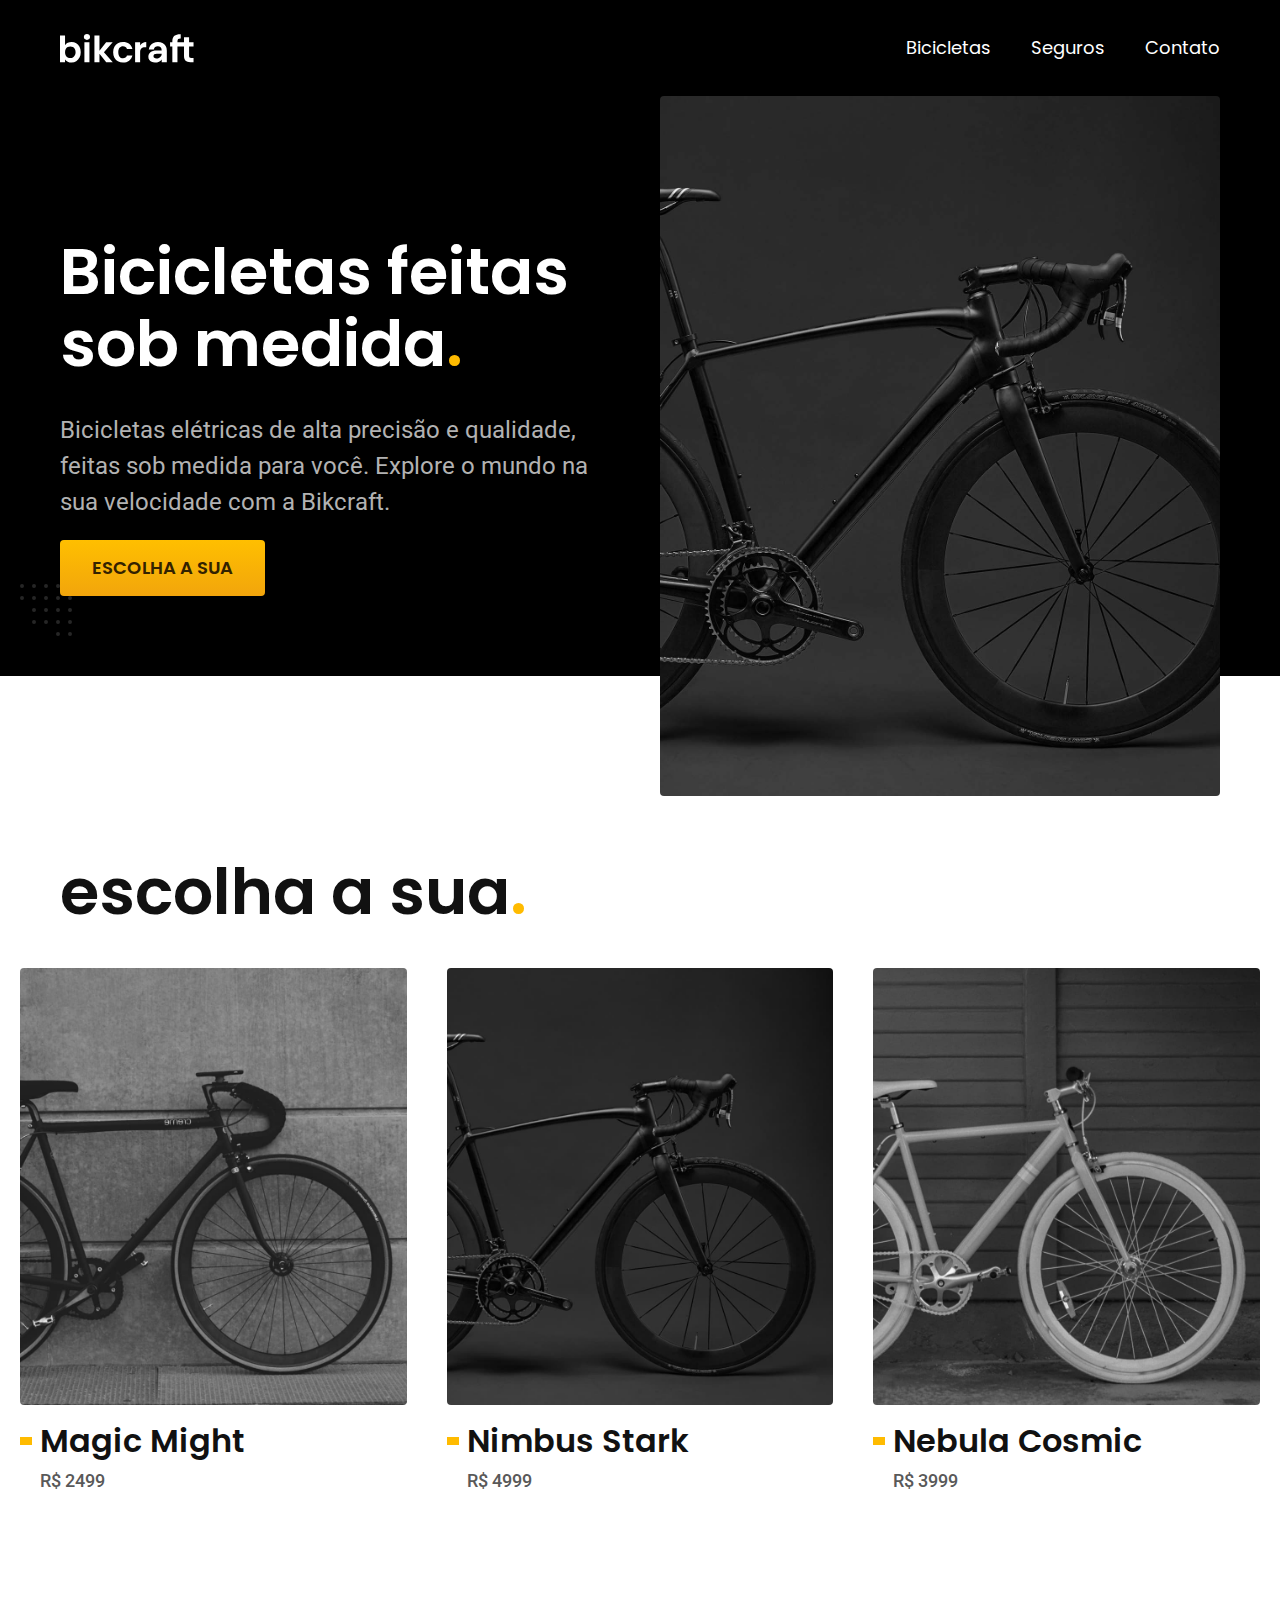
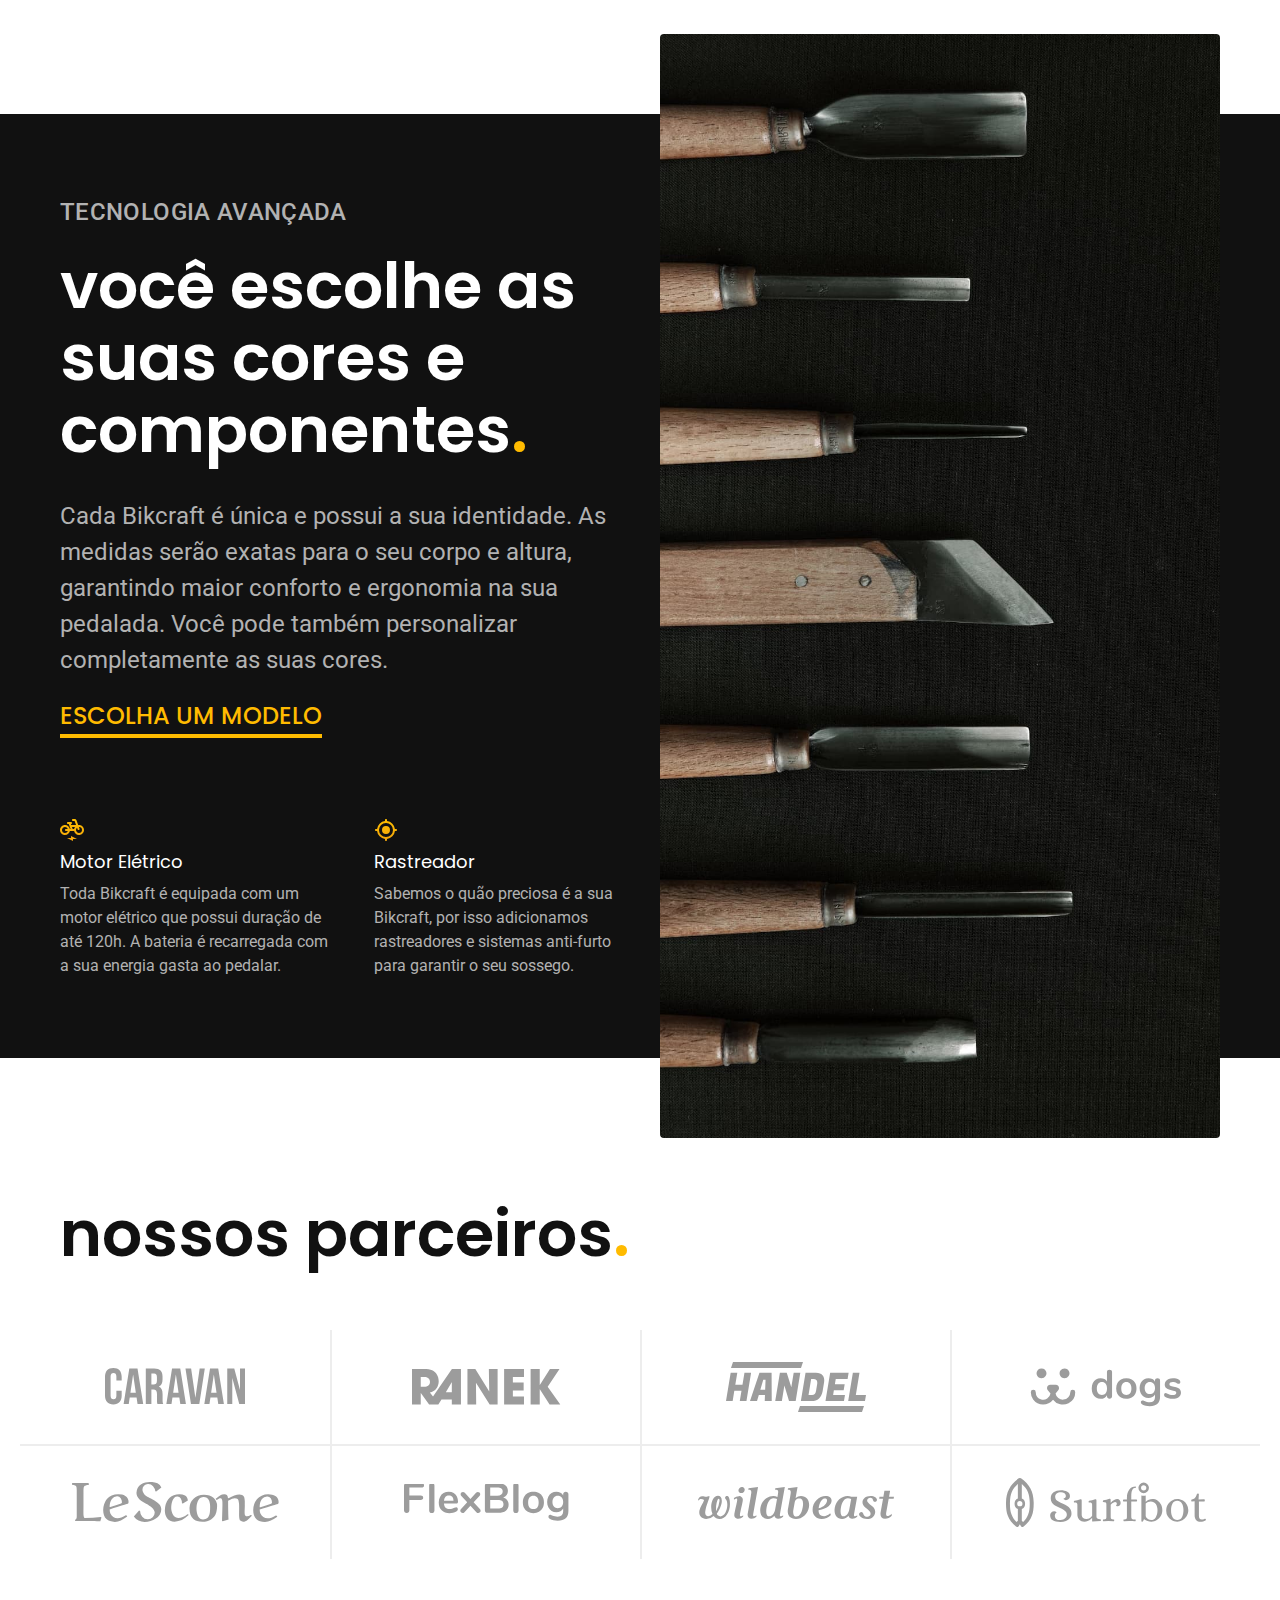
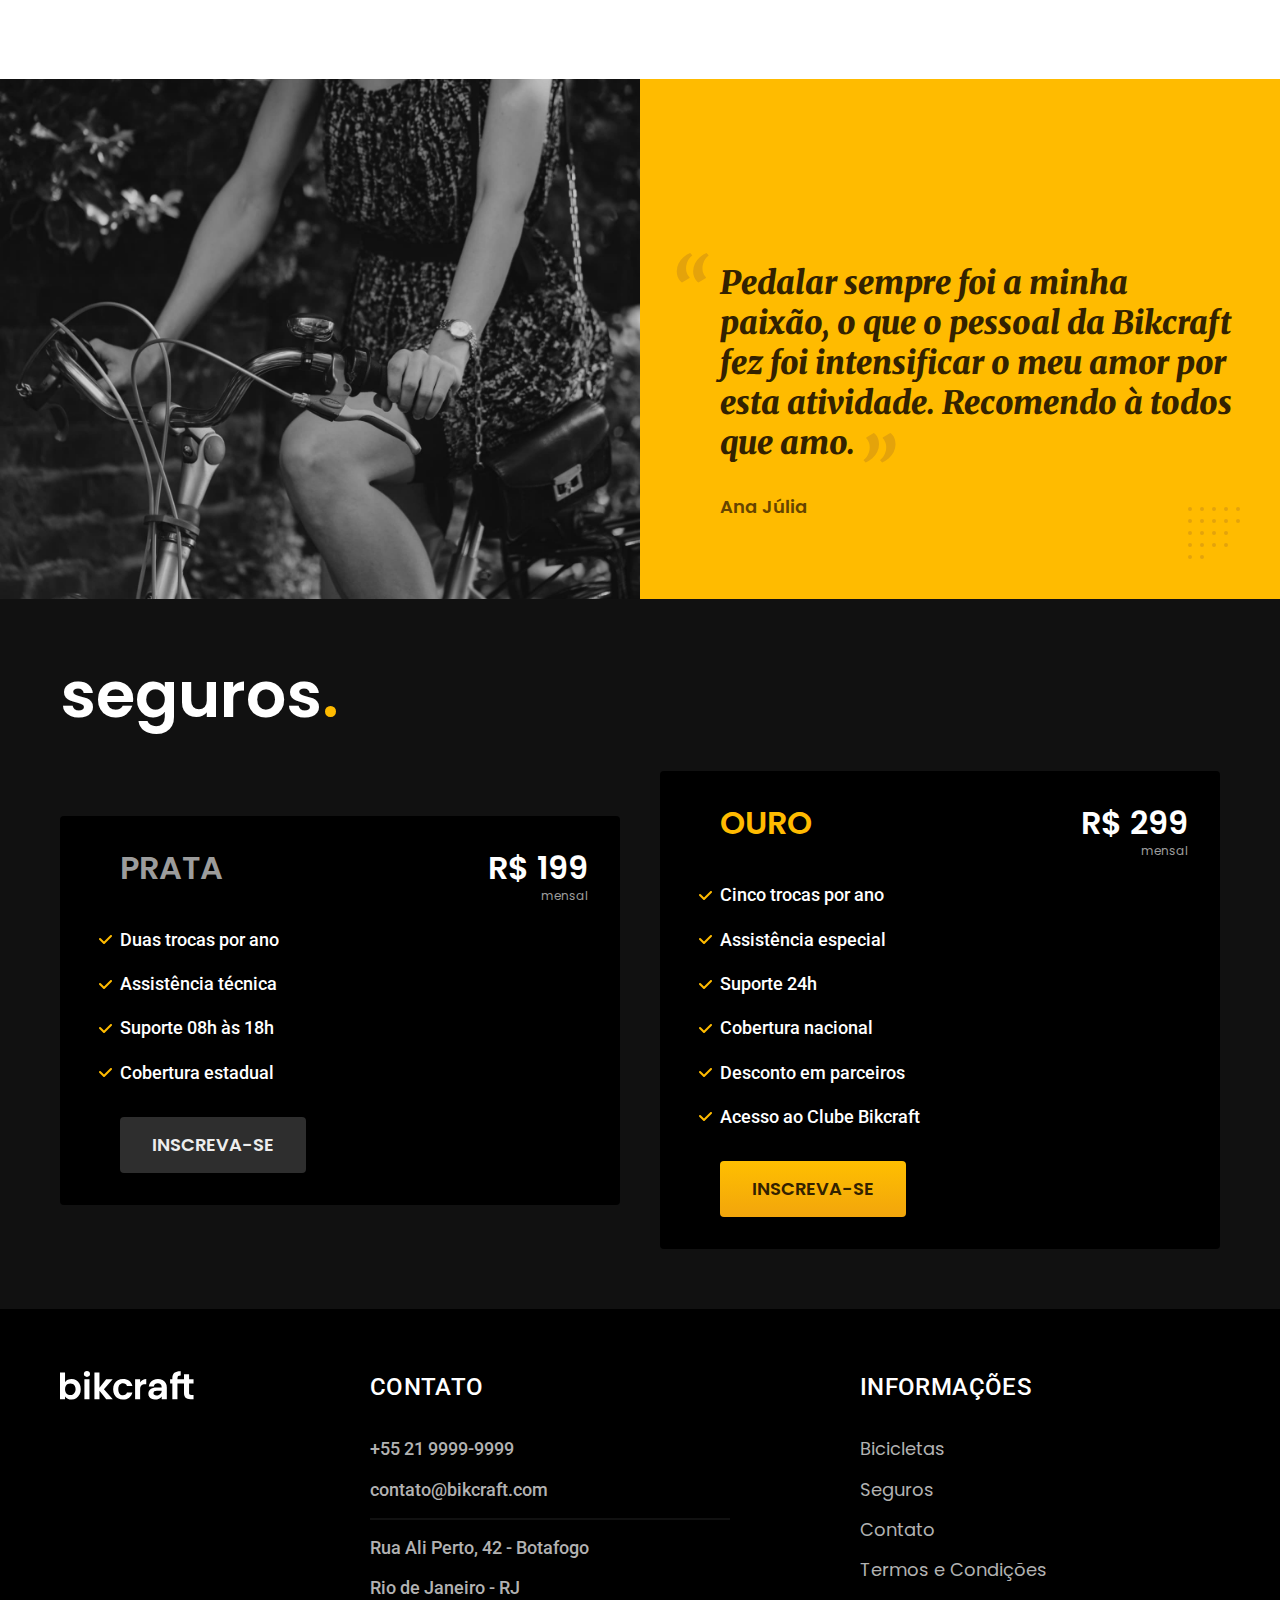
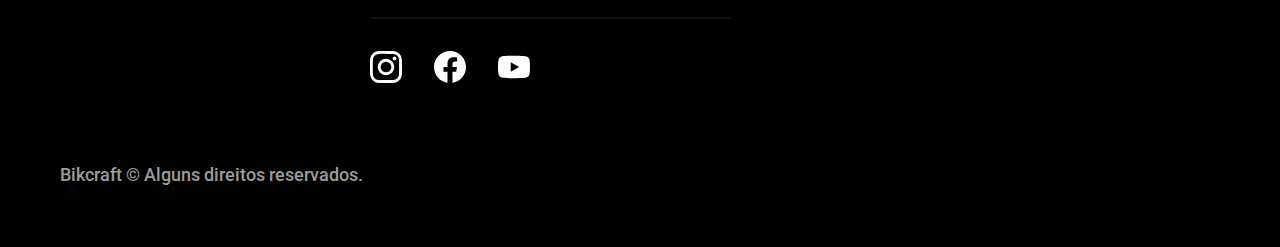
<file: index.html>
<!DOCTYPE html>
<html lang="pt-br">

<head>
  <meta charset="UTF-8">
  <meta name="viewport" content="width=device-width, initial-scale=1.0">

  <title>Bikcraft - Bicicletas Elétricas</title>
  <meta name="description" content="Bicicletas elétricas de alta precisão e qualidade, feitas sob medida para o cliente. Explore o mundo na sua velocidade com a Bikcraft.">



  <link rel="icon" href="./favicon.svg" type="'image/svg+xml">
  <link rel="preload" href="./css/style.min.css" as="style">
  <link rel="stylesheet" href="./css/style.min.css">

  <script>document.documentElement.classList.add('js')</script>

  <link rel="preconnect" href="https://fonts.googleapis.com">
  <link rel="preconnect" href="https://fonts.gstatic.com" crossorigin>
  <link href="https://fonts.googleapis.com/css2?family=Merriweather:ital,wght@1,900&family=Poppins:wght@400;600&family=Roboto:wght@400;500&display=swap" rel="stylesheet">
</head>

<body>
  <header class="header-bg">
    <div class="header container">
      <a href="./">
        <img src="./img/bikcraft.svg" width="136" height="32" alt="Bikcraft">
      </a>

      <nav aria-label="primaria">
        <ul class="header-menu font-1-m cor-0">
          <li><a href="./bicicletas.html">Bicicletas</a></li>
          <li><a href="./seguros.html">Seguros</a></li>
          <li><a href="./contato.html">Contato</a></li>
        </ul>
      </nav>
    </div>
  </header>

  <main class="introducao-bg">
    <div class="introducao container">
      <div class="introducao-conteudo">
        <h1 class="font-1-xxl cor-0 fadeInDown" data-anime="200">Bicicletas feitas sob medida<span class="cor-p1">.</span></h1>
        <p class="font-2-l cor-5 fadeInDown" data-anime="400">Bicicletas elétricas de alta precisão e qualidade, feitas sob medida para você. Explore o mundo na sua velocidade com a Bikcraft.</p>
        <a class="botao fadeInDown" data-anime="600" href="./bicicletas.html">Escolha a sua</a>
      </div>
      <picture class="fadeInDown" data-anime="800">
        <source media="(max-width: 800px)" srcset="./img/bicicletas/nimbus.jpg">
        <img src="./img/fotos/introducao.jpg" width="1280" height="1600" alt="Bicicleta elétrica preta.">
      </picture>
    </div>
  </main>

  <article class="bicicletas-lista">
    <h2 class="container font-1-xxl">escolha a sua<span class="cor-p1">.</span></h2>

    <ul>
      <li>
        <a href="./bicicletas/magic.html">
          <img src="./img/bicicletas/magic-home.jpg" alt="Bicicleta preta" width="920" height="1040">
          <h3 class="font-1-xl">Magic Might</h3>
          <span class="font-2-m cor-8">R$ 2499</span>
        </a>
      </li>
      <li>
        <a href="./bicicletas/nimbus.html">
          <img src="./img/bicicletas/nimbus-home.jpg" alt="Bicicleta preta" width="920" height="1040">
          <h3 class="font-1-xl">Nimbus Stark</h3>
          <span class="font-2-m cor-8">R$ 4999</span>
        </a>
      </li>
      <li>
        <a href="./bicicletas/nebula.html">
          <img src="./img/bicicletas/nebula-home.jpg" alt="Bicicleta preta" width="920" height="1040">
          <h3 class="font-1-xl">Nebula Cosmic</h3>
          <span class="font-2-m cor-8">R$ 3999</span>
        </a>
      </li>
    </ul>
  </article>

  <article class="tecnologia-bg">
    <div class="tecnologia container">
      <div class="tecnologia-conteudo">
        <span class="font-2-l-b cor-5">Tecnologia Avançada</span>
        <h2 class="font-1-xxl cor-0">você escolhe as suas cores e componentes<span class="cor-p1">.</span></h2>
        <p class="font-2-l cor-5">Cada Bikcraft é única e possui a sua identidade. As medidas serão exatas para o seu corpo e altura, garantindo maior conforto e ergonomia na sua pedalada. Você pode também personalizar completamente as suas cores.</p>
        <a class="link" href="./bicicletas.html">Escolha um modelo</a>
        <div class="tecnologia-vantagens">
          <div>
            <img src="./img/icones/eletrica.svg" width="24" height="24" alt="">
            <h3 class="font-1-m cor-0">Motor Elétrico</h3>
            <p class="font-2-s cor-5">Toda Bikcraft é equipada com um motor elétrico que possui duração de até 120h. A bateria é recarregada com a sua energia gasta ao pedalar.</p>
          </div>
          <div>
            <img src="./img/icones/rastreador.svg" width="24" height="24" alt="">
            <h3 class="font-1-m cor-0">Rastreador</h3>
            <p class="font-2-s cor-5">Sabemos o quão preciosa é a sua Bikcraft, por isso adicionamos rastreadores e sistemas anti-furto para garantir o seu sossego.</p>
          </div>
        </div>
      </div>
      <div class="tecnologia-imagem">
        <img src="./img/fotos/tecnologia.jpg" width="1200" height="1920" alt="">
      </div>
    </div>
  </article>

  <section class="parceiros" aria-label="Nossos Parceiros">
    <h2 class="container font-1-xxl">nossos parceiros<span class="cor-p1">.</span></h2>

    <ul>
      <li><img src="./img/parceiros/caravan.svg" alt="Caravan" width="140" height="38"></li>
      <li><img src="./img/parceiros/ranek.svg" alt="Ranek" width="149" height="36"></li>
      <li><img src="./img/parceiros/handel.svg" alt="Handel" width="140" height="50"></li>
      <li><img src="./img/parceiros/dogs.svg" alt="Dogs" width="152" height="39"></li>
      <li><img src="./img/parceiros/lescone.svg" alt="LeScone" width="208" height="41"></li>
      <li><img src="./img/parceiros/flexblog.svg" alt="FlexBlog" width="165" height="38"></li>
      <li><img src="./img/parceiros/wildbeast.svg" alt="Wildbeast" width="196" height="34"></li>
      <li><img src="./img/parceiros/surfbot.svg" alt="Surfbot" width="200" height="49"></li>
    </ul>
  </section>

  <section class="depoimento" aria-label="Depoimento">
    <div>
      <img src="./img/fotos/depoimento.jpg" width="1560" height="1360" alt="Pessoa pedalando uma bicicleta Bikcraft">
    </div>
    <div class="depoimento-conteudo">
      <blockquote class="font-1-xl cor-p5">
        <p>Pedalar sempre foi a minha paixão, o que o pessoal da Bikcraft fez foi intensificar o meu amor por esta atividade. Recomendo à todos que amo.</p>
      </blockquote>
      <span class="font-1-m-b cor-p4">Ana Júlia</span>
    </div>
  </section>

  <article class="seguros-bg">
    <div class="seguros container">
      <h2 class="font-1-xxl cor-0">seguros<span class="cor-p1">.</span></h2>
      <div class="seguros-item">
        <h3 class="font-1-xl cor-6">PRATA</h3>
        <span class="font-1-xl cor-0">R$ 199 <span class="font-1-xs cor-6">mensal</span></span>
        <ul class="font-2-m cor-0">
          <li>Duas trocas por ano</li>
          <li>Assistência técnica</li>
          <li>Suporte 08h às 18h</li>
          <li>Cobertura estadual</li>
        </ul>
        <a class="botao secundario" href="./orcamento.html">Inscreva-se</a>
      </div>

      <div class="seguros-item">
        <h3 class="font-1-xl cor-p1">OURO</h3>
        <span class="font-1-xl cor-0">R$ 299 <span class="font-1-xs cor-6">mensal</span></span>
        <ul class="font-2-m cor-0">
          <li>Cinco trocas por ano</li>
          <li>Assistência especial</li>
          <li>Suporte 24h</li>
          <li>Cobertura nacional</li>
          <li>Desconto em parceiros</li>
          <li>Acesso ao Clube Bikcraft</li>
        </ul>
        <a class="botao" href="./orcamento.html">Inscreva-se</a>
      </div>
    </div>
  </article>

  <footer class="footer-bg">
    <div class="footer container">
      <img src="./img/bikcraft.svg" width="136" height="32" alt="Bikcraft">
      <div class="footer-contato">
        <h3 class="font-2-l-b cor-0">Contato</h3>
        <ul class="font-2-m cor-5">
          <li><a href="tel:+552199999999">+55 21 9999-9999</a></li>
          <li><a href="mailto:contato@bikcraft.com">contato@bikcraft.com</a></li>
          <li>Rua Ali Perto, 42 - Botafogo</li>
          <li>Rio de Janeiro - RJ</li>
        </ul>
        <div class="footer-redes">
          <a href="./">
            <img src="./img/redes/instagram.svg" width="32" height="32" alt="Instagram">
          </a>
          <a href="./">
            <img src="./img/redes/facebook.svg" width="32" height="32" alt="Facebook">
          </a>
          <a href="./">
            <img src="./img/redes/youtube.svg" width="32" height="32" alt="Youtube">
          </a>
        </div>
      </div>
      <div class="footer-informacoes">
        <h3 class="font-2-l-b cor-0">Informações</h3>
        <nav>
          <ul class="font-1-m cor-5">
            <li><a href="./bicicletas.html">Bicicletas</a></li>
            <li><a href="./seguros.html">Seguros</a></li>
            <li><a href="./contato.html">Contato</a></li>
            <li><a href="./termos.html">Termos e Condições</a></li>
          </ul>
        </nav>
      </div>
      <p class="footer-copy font-2-m cor-6">Bikcraft © Alguns direitos reservados.</p>
    </div>
  </footer>

  <script src="./js/plugins/simple-anime.js"></script>
  <script src="./js/script.js"></script>
</body>

</html>
</file>
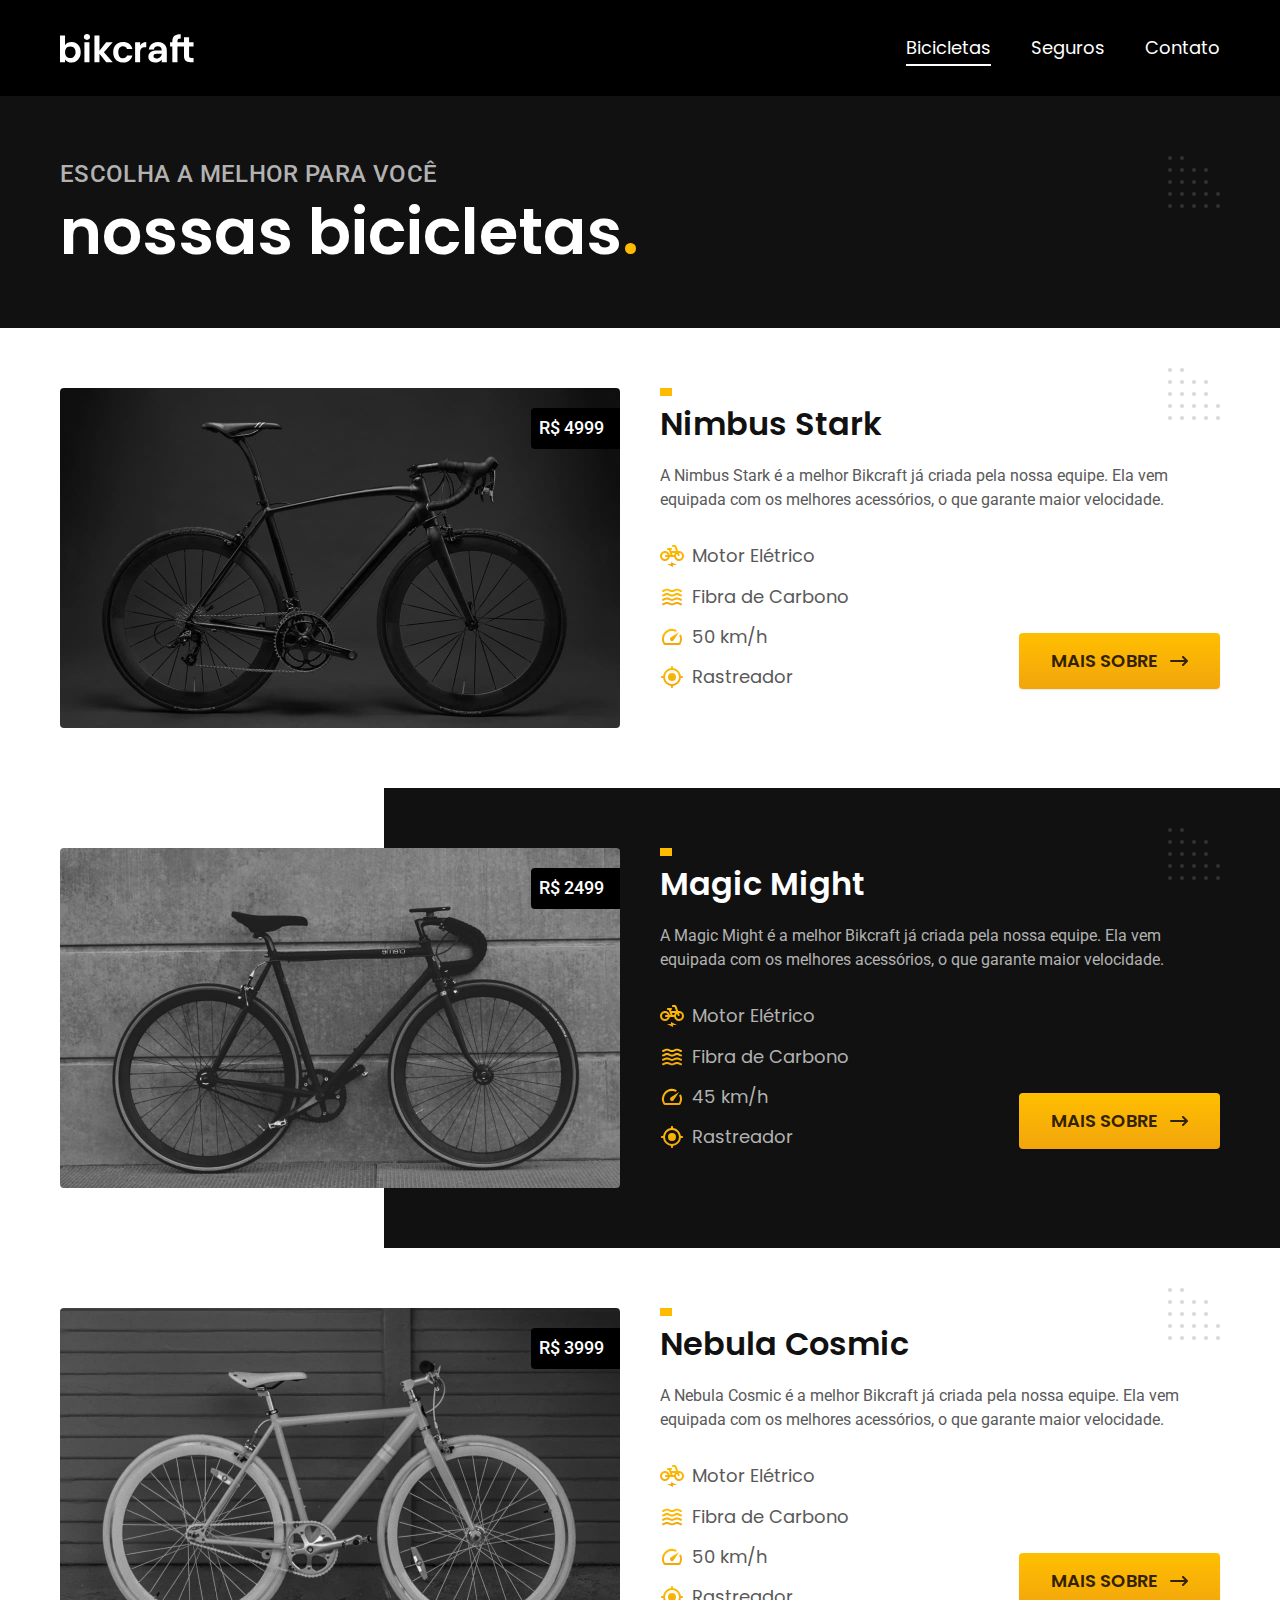
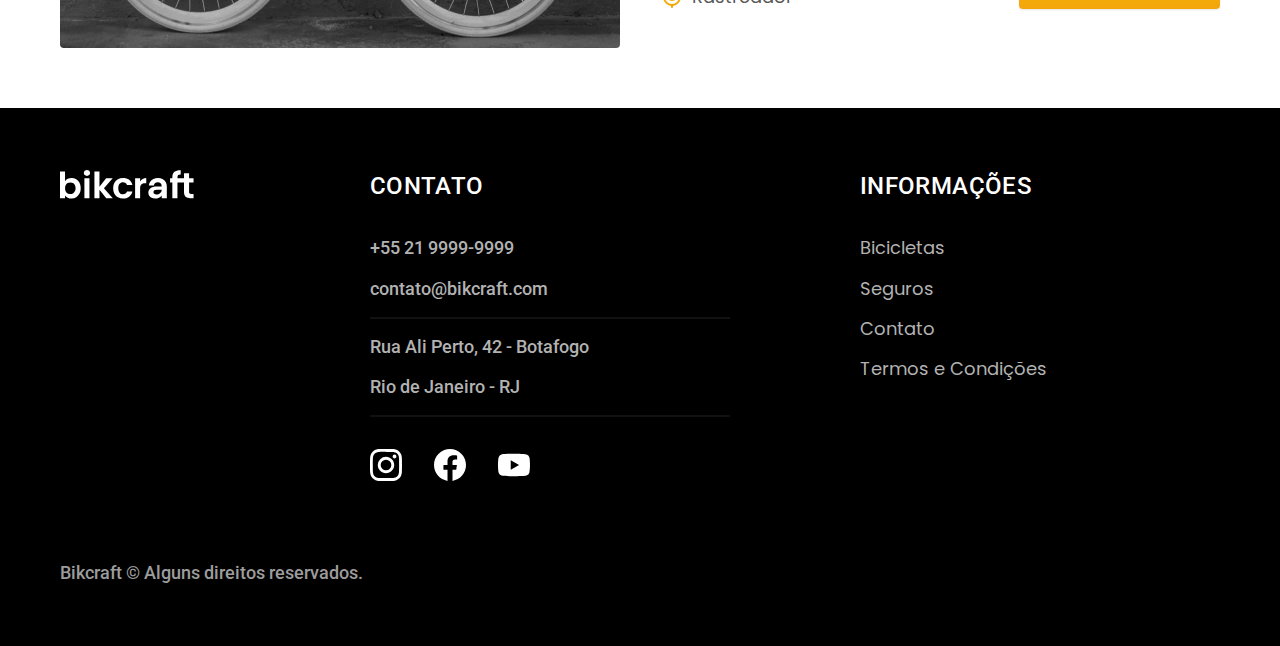
<file: bicicletas.html>
<!DOCTYPE html>
<html lang="pt-br">

<head>
  <meta charset="UTF-8">
  <meta name="viewport" content="width=device-width, initial-scale=1.0">

  <title>Bicicletas | Bikcraft</title>
  <meta name="description" content="Bicicletas">

  <link rel="icon" href="./favicon.svg" type="'image/svg+xml">
  <link rel="preload" href="./css/style.min.css" as="style">
  <link rel="stylesheet" href="./css/style.min.css">
  <script>document.documentElement.classList.add('js')</script>

  <link rel="preconnect" href="https://fonts.googleapis.com">
  <link rel="preconnect" href="https://fonts.gstatic.com" crossorigin>
  <link href="https://fonts.googleapis.com/css2?family=Merriweather:ital,wght@1,900&family=Poppins:wght@400;600&family=Roboto:wght@400;500&display=swap" rel="stylesheet">
</head>

<body id="bicicletas">
  <header class="header-bg">
    <div class="header container">
      <a href="./">
        <img src="./img/bikcraft.svg" alt="Bikcraft">
      </a>

      <nav aria-label="primaria">
        <ul class="header-menu font-1-m cor-0">
          <li><a href="./bicicletas.html">Bicicletas</a></li>
          <li><a href="./seguros.html">Seguros</a></li>
          <li><a href="./contato.html">Contato</a></li>
        </ul>
      </nav>
    </div>
  </header>

  <main>
    <div class="titulo-bg">
      <div class="titulo container">
        <p class="font-2-l-b cor-5">Escolha a melhor para você</p>
        <h1 class="font-1-xxl cor-0">nossas bicicletas<span class="cor-p1">.</span></h1>
      </div>
    </div>

    <div class="bicicletas container">
      <div class="bicicletas-imagem">
        <img src="./img/bicicletas/nimbus.jpg" alt="Bicicleta preta">
        <span class="font-2-m cor-0">R$ 4999</span>
      </div>
      <div class="bicicletas-conteudo">
        <h2 class="font-1-xl">Nimbus Stark</h2>
        <p class="font-2-s cor-8">A Nimbus Stark é a melhor Bikcraft já criada pela nossa equipe. Ela vem equipada com os melhores acessórios, o que garante maior velocidade.</p>
        <ul class="font-1-m cor-8">
          <li>
            <img src="./img/icones/eletrica.svg" alt="">
            Motor Elétrico
          </li>
          <li>
            <img src="./img/icones/carbono.svg" alt="">
            Fibra de Carbono
          </li>
          <li>
            <img src="./img/icones/velocidade.svg" alt="">
            50 km/h
          </li>
          <li>
            <img src="./img/icones/rastreador.svg" alt="">
            Rastreador
          </li>
        </ul>
        <a class="botao seta" href="./bicicletas/nimbus.html">Mais Sobre</a>
      </div>
    </div>

    <div class="bicicletas-bg">
      <div class="bicicletas container">
        <div class="bicicletas-imagem">
          <img src="./img/bicicletas/magic.jpg" alt="Bicicleta preta">
          <span class="font-2-m cor-0">R$ 2499</span>
        </div>
        <div class="bicicletas-conteudo">
          <h2 class="font-1-xl cor-0">Magic Might</h2>
          <p class="font-2-s cor-5">A Magic Might é a melhor Bikcraft já criada pela nossa equipe. Ela vem equipada com os melhores acessórios, o que garante maior velocidade.</p>
          <ul class="font-1-m cor-5">
            <li>
              <img src="./img/icones/eletrica.svg" alt="">
              Motor Elétrico
            </li>
            <li>
              <img src="./img/icones/carbono.svg" alt="">
              Fibra de Carbono
            </li>
            <li>
              <img src="./img/icones/velocidade.svg" alt="">
              45 km/h
            </li>
            <li>
              <img src="./img/icones/rastreador.svg" alt="">
              Rastreador
            </li>
          </ul>
          <a class="botao seta" href="./bicicletas/magic.html">Mais Sobre</a>
        </div>
      </div>
    </div>

    <div class="bicicletas container">
      <div class="bicicletas-imagem">
        <img src="./img/bicicletas/nebula.jpg" alt="Bicicleta preta">
        <span class="font-2-m cor-0">R$ 3999</span>
      </div>
      <div class="bicicletas-conteudo">
        <h2 class="font-1-xl">Nebula Cosmic</h2>
        <p class="font-2-s cor-8">A Nebula Cosmic é a melhor Bikcraft já criada pela nossa equipe. Ela vem equipada com os melhores acessórios, o que garante maior velocidade.</p>
        <ul class="font-1-m cor-8">
          <li>
            <img src="./img/icones/eletrica.svg" alt="">
            Motor Elétrico
          </li>
          <li>
            <img src="./img/icones/carbono.svg" alt="">
            Fibra de Carbono
          </li>
          <li>
            <img src="./img/icones/velocidade.svg" alt="">
            50 km/h
          </li>
          <li>
            <img src="./img/icones/rastreador.svg" alt="">
            Rastreador
          </li>
        </ul>
        <a class="botao seta" href="./bicicletas/nebula.html">Mais Sobre</a>
      </div>
    </div>

  </main>

  <footer class="footer-bg">
    <div class="footer container">
      <img src="./img/bikcraft.svg" alt="Bikcraft">
      <div class="footer-contato">
        <h3 class="font-2-l-b cor-0">Contato</h3>
        <ul class="font-2-m cor-5">
          <li><a href="tel:+552199999999">+55 21 9999-9999</a></li>
          <li><a href="mailto:contato@bikcraft.com">contato@bikcraft.com</a></li>
          <li>Rua Ali Perto, 42 - Botafogo</li>
          <li>Rio de Janeiro - RJ</li>
        </ul>
        <div class="footer-redes">
          <a href="./">
            <img src="./img/redes/instagram.svg" alt="Instagram">
          </a>
          <a href="./">
            <img src="./img/redes/facebook.svg" alt="Facebook">
          </a>
          <a href="./">
            <img src="./img/redes/youtube.svg" alt="Youtube">
          </a>
        </div>
      </div>
      <div class="footer-informacoes">
        <h3 class="font-2-l-b cor-0">Informações</h3>
        <nav>
          <ul class="font-1-m cor-5">
            <li><a href="./bicicletas.html">Bicicletas</a></li>
            <li><a href="./seguros.html">Seguros</a></li>
            <li><a href="./contato.html">Contato</a></li>
            <li><a href="./termos.html">Termos e Condições</a></li>
          </ul>
        </nav>
      </div>
      <p class="footer-copy font-2-m cor-6">Bikcraft © Alguns direitos reservados.</p>
    </div>
  </footer>
  <script src="./js/script.js"></script>
</body>

</html>
</file>
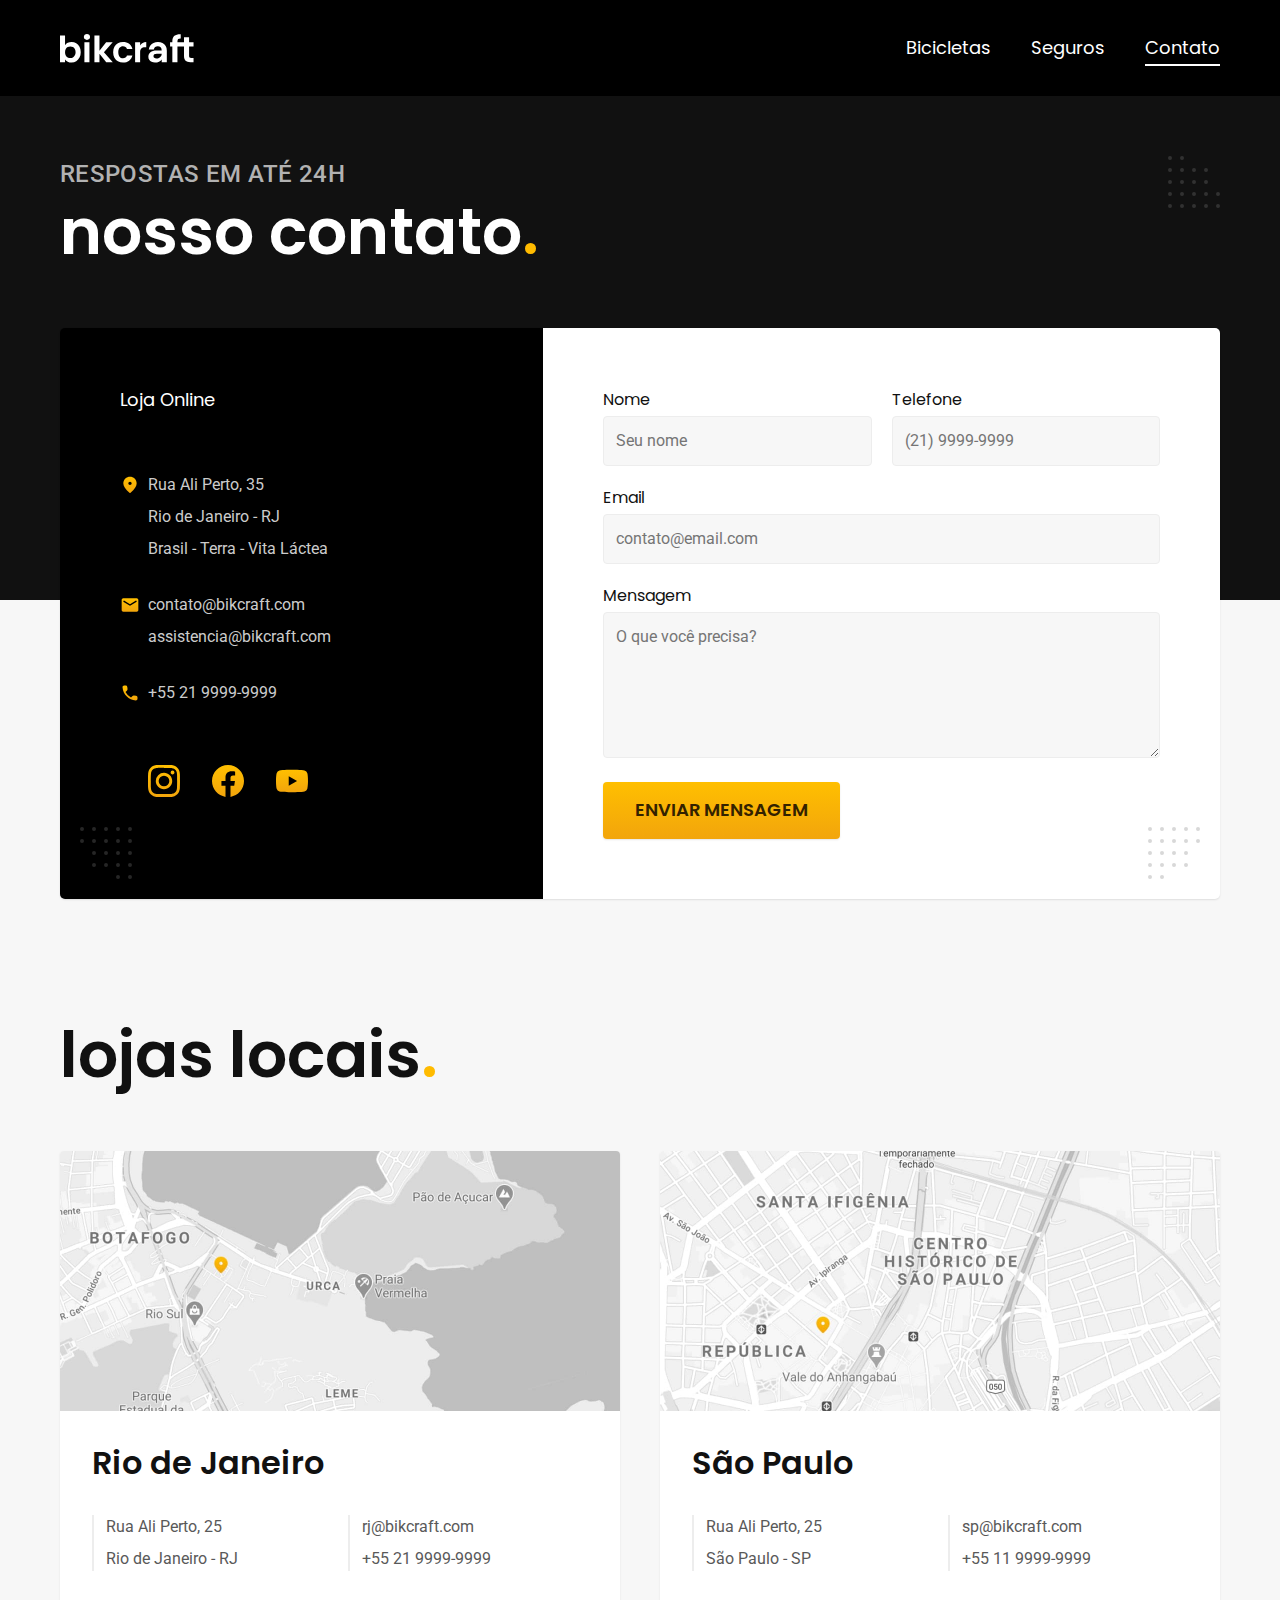
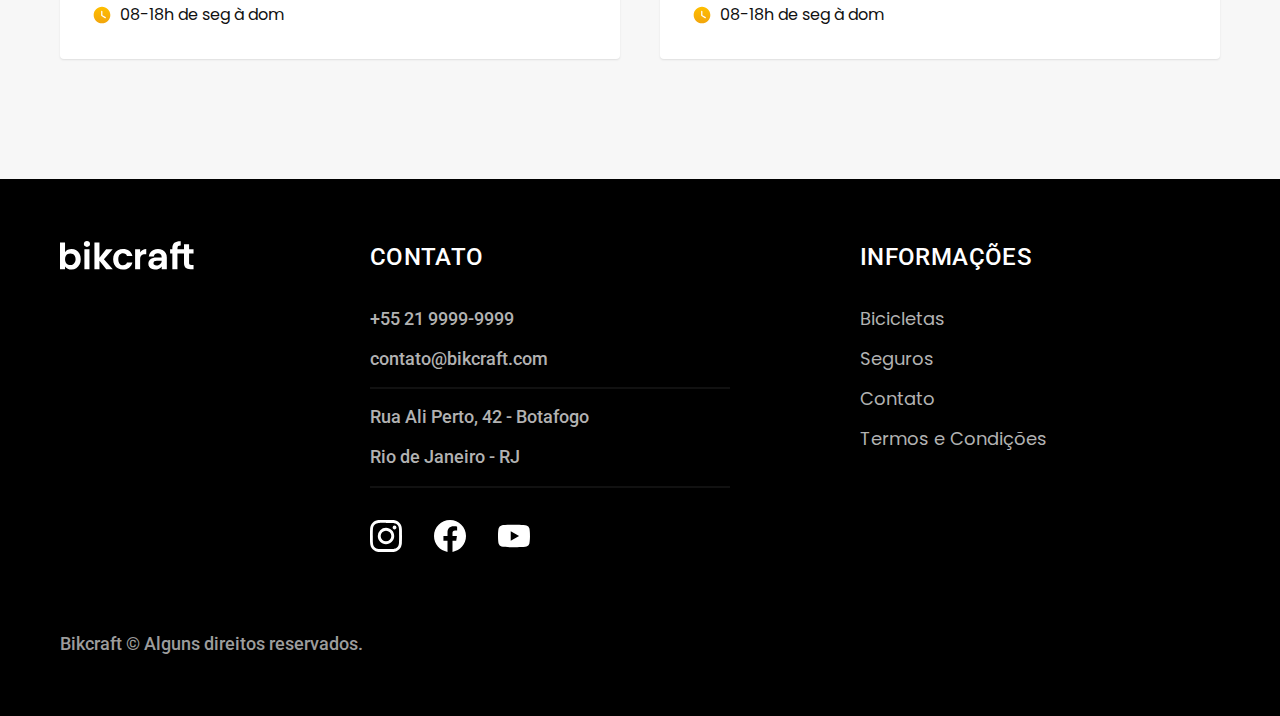
<file: contato.html>
<!DOCTYPE html>
<html lang="pt-br">

<head>
  <meta charset="UTF-8">
  <meta name="viewport" content="width=device-width, initial-scale=1.0">

  <title>Contato | Bikcraft</title>
  <meta name="description" content="Contato.">

  <link rel="icon" href="./favicon.svg" type="'image/svg+xml">
  <link rel="preload" href="./css/style.min.css" as="style">
  <link rel="stylesheet" href="./css/style.min.css">
  <script>document.documentElement.classList.add('js')</script>

  <link rel="preconnect" href="https://fonts.googleapis.com">
  <link rel="preconnect" href="https://fonts.gstatic.com" crossorigin>
  <link href="https://fonts.googleapis.com/css2?family=Merriweather:ital,wght@1,900&family=Poppins:wght@400;600&family=Roboto:wght@400;500&display=swap" rel="stylesheet">
</head>

<body id="contato">
  <header class="header-bg">
    <div class="header container">
      <a href="./">
        <img src="./img/bikcraft.svg" alt="Bikcraft">
      </a>

      <nav aria-label="primaria">
        <ul class="header-menu font-1-m cor-0">
          <li><a href="./bicicletas.html">Bicicletas</a></li>
          <li><a href="./seguros.html">Seguros</a></li>
          <li><a href="./contato.html">Contato</a></li>
        </ul>
      </nav>
    </div>
  </header>

  <main>
    <div class="titulo-bg">
      <div class="titulo container">
        <p class="font-2-l-b cor-5">Respostas em até 24h</p>
        <h1 class="font-1-xxl cor-0">nosso contato<span class="cor-p1">.</span></h1>
      </div>
    </div>

    <div class="contato container">
      <section class="contato-dados" aria-label="Endereço">
        <h2 class="font-1-m cor-0">Loja Online</h2>
        <div class="contato-endereco font-2-s cor-4">
          <p>Rua Ali Perto, 35</p>
          <p>Rio de Janeiro - RJ</p>
          <p>Brasil - Terra - Vita Láctea</p>
        </div>
        <address class="contato-meios font-2-s cor-4">
          <a href="mailto:contato@bikcraft.com">contato@bikcraft.com</a>
          <a href="mailto:assistencia@bikcraft.com">assistencia@bikcraft.com</a>
          <a href="tel:+552199999999">+55 21 9999-9999</a>
        </address>
        <div class="contato-redes">
          <a href="./">
            <img src="./img/redes/instagram-p.svg" alt="Instagram">
          </a>
          <a href="./">
            <img src="./img/redes/facebook-p.svg" alt="Facebook">
          </a>
          <a href="./">
            <img src="./img/redes/youtube-p.svg" alt="Youtube">
          </a>
        </div>
      </section>
      <section class="contato-formulario" aria-label="Formulário">
        <form class="form" action="./contato.html">
          <div>
            <label for="nome">Nome</label>
            <input type="text" id="nome" name="nome" placeholder="Seu nome">
          </div>
          <div>
            <label for="telefone">Telefone</label>
            <input type="text" id="telefone" name="telefone" placeholder="(21) 9999-9999">
          </div>
          <div class="col-2">
            <label for="email">Email</label>
            <input type="email" id="email" name="email" placeholder="contato@email.com">
          </div>
          <div class="col-2">
            <label for="mensagem">Mensagem</label>
            <textarea rows="5" id="mensagem" name="mensagem" placeholder="O que você precisa?"></textarea>
          </div>
          <button class="botao col-2">Enviar Mensagem</button>
        </form>
      </section>
    </div>
  </main>

  <article class="lojas container">
    <h2 class="font-1-xxl">lojas locais<span class="cor-p1">.</span></h2>
    <div class="lojas-item">
      <img src="./img/lojas/rj.jpg" alt="mapa marcando o endereço em Rua Ali Perto, 25 - Rio de Janeiro - RJ">
      <div class="lojas-conteudo">
        <h3 class="font-1-xl">Rio de Janeiro</h3>
        <div class="lojas-dados font-2-s cor-8">
          <p>Rua Ali Perto, 25</p>
          <p>Rio de Janeiro - RJ</p>
        </div>
        <div class="lojas-dados font-2-s cor-8">
          <a href="mailto:rj@bikcraft.com">rj@bikcraft.com</a>
          <a href="tel:+552199999999">+55 21 9999-9999</a>
        </div>
        <p class="lojas-tempo font-1-s"><img src="./img/icones/horario.svg" alt="">08-18h de seg à dom</p>
      </div>
    </div>

    <div class="lojas-item">
      <img src="./img/lojas/sp.jpg" alt="mapa marcando o endereço em Rua Ali Perto, 25 - São Paulo - SP">
      <div class="lojas-conteudo">
        <h3 class="font-1-xl">São Paulo</h3>
        <div class="lojas-dados font-2-s cor-8">
          <p>Rua Ali Perto, 25</p>
          <p>São Paulo - SP</p>
        </div>
        <div class="lojas-dados font-2-s cor-8">
          <a href="mailto:sp@bikcraft.com">sp@bikcraft.com</a>
          <a href="tel:+551199999999">+55 11 9999-9999</a>
        </div>
        <p class="lojas-tempo font-1-s"><img src="./img/icones/horario.svg" alt="">08-18h de seg à dom</p>
      </div>
    </div>
  </article>

  <footer class="footer-bg">
    <div class="footer container">
      <img src="./img/bikcraft.svg" alt="Bikcraft">
      <div class="footer-contato">
        <h3 class="font-2-l-b cor-0">Contato</h3>
        <ul class="font-2-m cor-5">
          <li><a href="tel:+552199999999">+55 21 9999-9999</a></li>
          <li><a href="mailto:contato@bikcraft.com">contato@bikcraft.com</a></li>
          <li>Rua Ali Perto, 42 - Botafogo</li>
          <li>Rio de Janeiro - RJ</li>
        </ul>
        <div class="footer-redes">
          <a href="./">
            <img src="./img/redes/instagram.svg" alt="Instagram">
          </a>
          <a href="./">
            <img src="./img/redes/facebook.svg" alt="Facebook">
          </a>
          <a href="./">
            <img src="./img/redes/youtube.svg" alt="Youtube">
          </a>
        </div>
      </div>
      <div class="footer-informacoes">
        <h3 class="font-2-l-b cor-0">Informações</h3>
        <nav>
          <ul class="font-1-m cor-5">
            <li><a href="./bicicletas.html">Bicicletas</a></li>
            <li><a href="./seguros.html">Seguros</a></li>
            <li><a href="./contato.html">Contato</a></li>
            <li><a href="./termos.html">Termos e Condições</a></li>
          </ul>
        </nav>
      </div>
      <p class="footer-copy font-2-m cor-6">Bikcraft © Alguns direitos reservados.</p>
    </div>
  </footer>
  <script src="./js/script.js"></script>
</body>

</html>
</file>
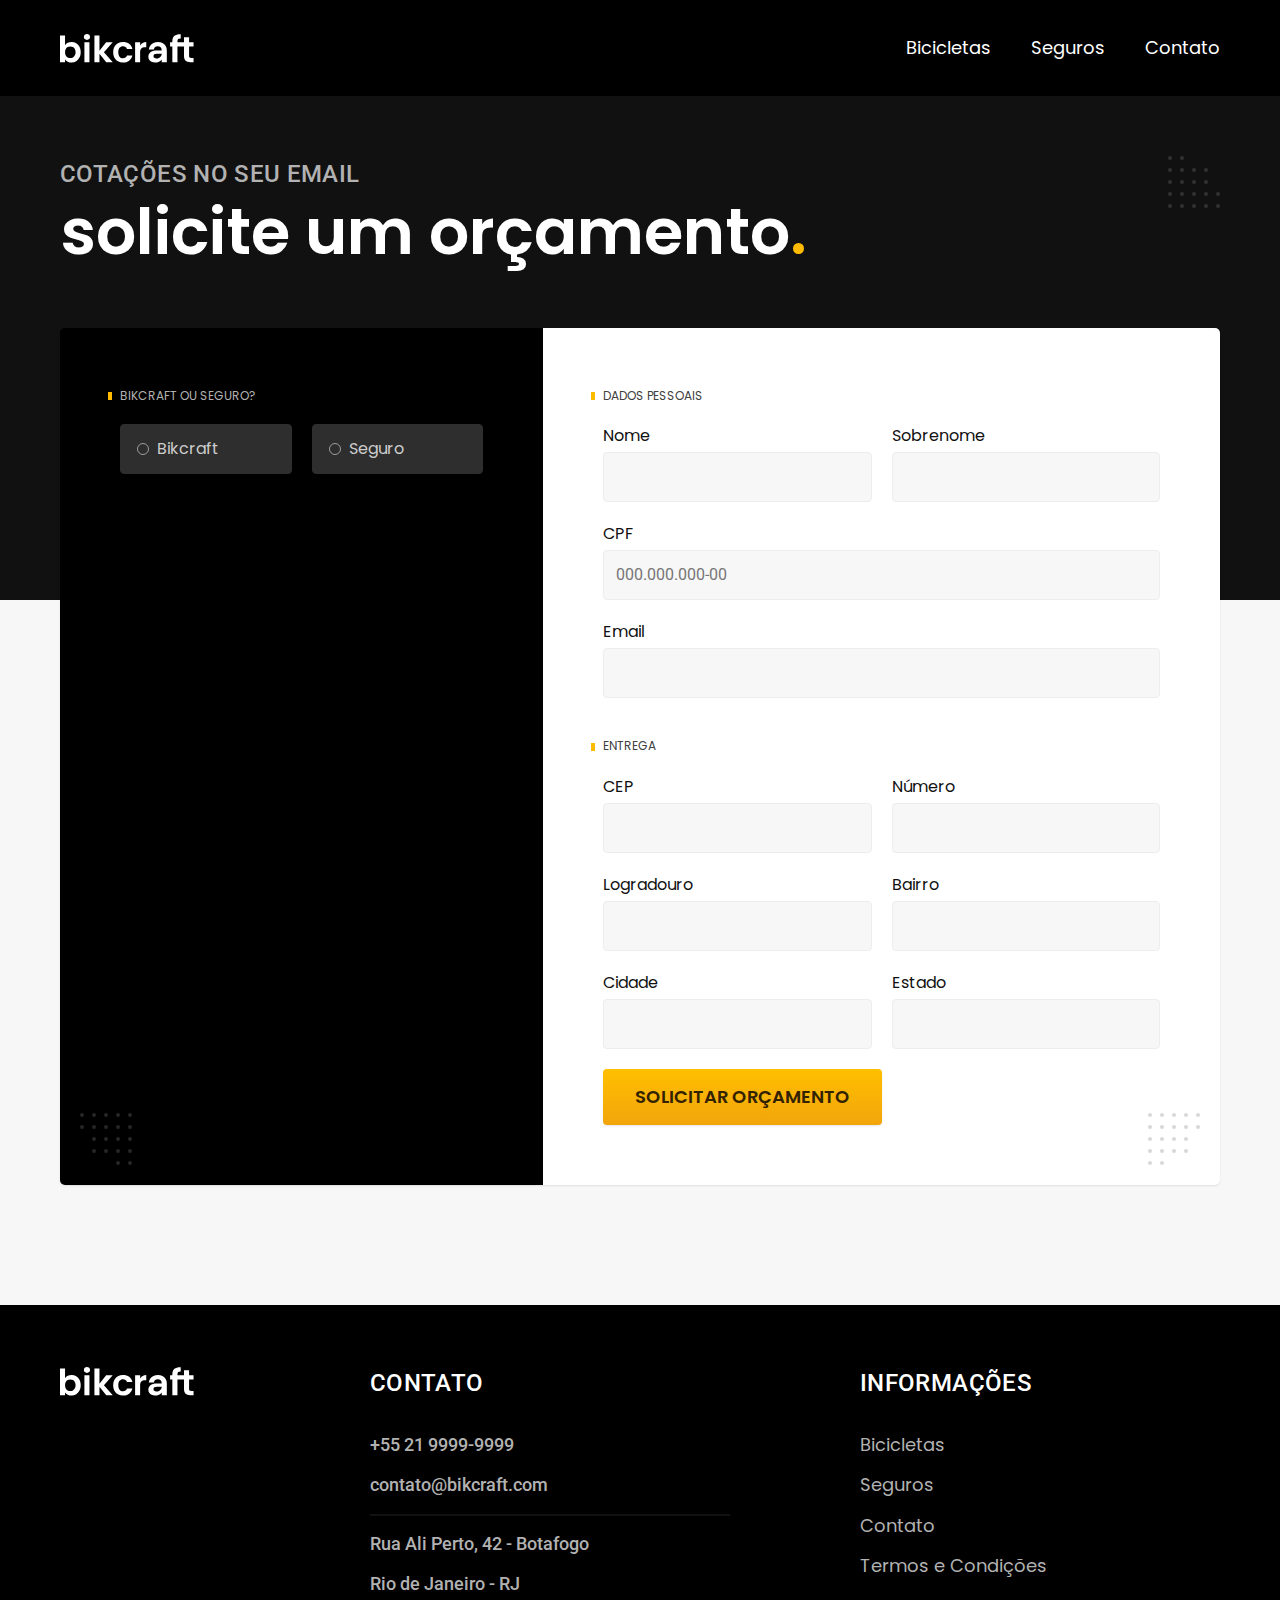
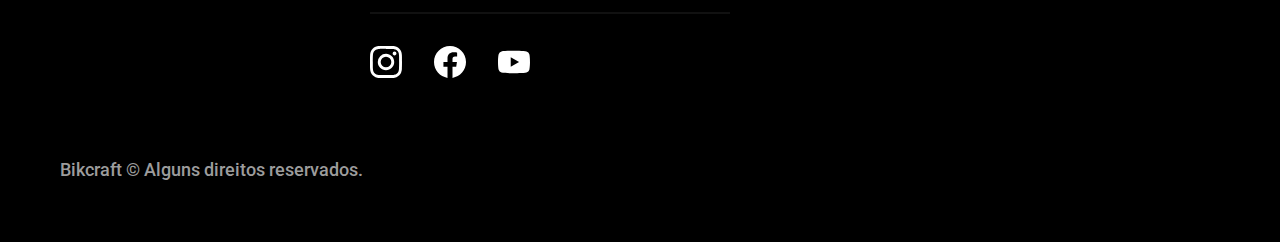
<file: orcamento.html>
<!DOCTYPE html>
<html lang="pt-br">

<head>
  <meta charset="UTF-8">
  <meta name="viewport" content="width=device-width, initial-scale=1.0">

  <title>Orçamento | Bikcraft</title>
  <meta name="description" content="Orçamento.">

  <link rel="icon" href="./favicon.svg" type="'image/svg+xml">
  <link rel="preload" href="./css/style.min.css" as="style">
  <link rel="stylesheet" href="./css/style.min.css">
  <script>document.documentElement.classList.add('js')</script>

  <link rel="preconnect" href="https://fonts.googleapis.com">
  <link rel="preconnect" href="https://fonts.gstatic.com" crossorigin>
  <link href="https://fonts.googleapis.com/css2?family=Merriweather:ital,wght@1,900&family=Poppins:wght@400;600&family=Roboto:wght@400;500&display=swap" rel="stylesheet">
</head>

<body id="orcamento">
  <header class="header-bg">
    <div class="header container">
      <a href="./">
        <img src="./img/bikcraft.svg" alt="Bikcraft">
      </a>

      <nav aria-label="primaria">
        <ul class="header-menu font-1-m cor-0">
          <li><a href="./bicicletas.html">Bicicletas</a></li>
          <li><a href="./seguros.html">Seguros</a></li>
          <li><a href="./contato.html">Contato</a></li>
        </ul>
      </nav>
    </div>
  </header>

  <main>
    <div class="titulo-bg">
      <div class="titulo container">
        <p class="font-2-l-b cor-5">Cotações no seu email</p>
        <h1 class="font-1-xxl cor-0">solicite um orçamento<span class="cor-p1">.</span></h1>
      </div>
    </div>

    <form class="orcamento container" action="./orcamento.html">
      <div class="orcamento-produto">
        <h2 class="font-1-xs cor-5">Bikcraft ou Seguro?</h2>

        <input type="radio" name="tipo" value="bikcraft" id="bikcraft">
        <label for="bikcraft">Bikcraft</label>

        <input type="radio" name="tipo" value="seguro" id="seguro">
        <label for="seguro">Seguro</label>

        <div class="orcamento-conteudo" id="orcamento-bikcraft">
          <h2 class="font-1-xs cor-5">Escolha a sua</h2>

          <input type="radio" name="produto" value="nimbus" id="nimbus">
          <label for="nimbus">Nimbus Stark <span>R$ 4999</span></label>
          <div class="orcamento-detalhes">
            <ul class="font-1-xs cor-8">
              <li><img src="./img/icones/eletrica.svg" alt=""> Motor Elétrico</li>
              <li><img src="./img/icones/carbono.svg" alt=""> Fibra de Carbono</li>
              <li><img src="./img/icones/velocidade.svg" alt=""> 50 km/h</li>
              <li><img src="./img/icones/rastreador.svg" alt=""> Rastreador</li>
            </ul>
            <img src="./img/bicicletas/nimbus.jpg" alt="Bicicleta preta">
          </div>

          <input type="radio" name="produto" value="magic" id="magic">
          <label for="magic">Magic Might <span>R$ 2499</span></label>
          <div class="orcamento-detalhes">
            <ul class="font-1-xs cor-8">
              <li><img src="./img/icones/eletrica.svg" alt=""> Motor Elétrico</li>
              <li><img src="./img/icones/carbono.svg" alt=""> Fibra de Carbono</li>
              <li><img src="./img/icones/velocidade.svg" alt=""> 45 km/h</li>
              <li><img src="./img/icones/rastreador.svg" alt=""> Rastreador</li>
            </ul>
            <img src="./img/bicicletas/magic.jpg" alt="Bicicleta preta">
          </div>

          <input type="radio" name="produto" value="nebula" id="nebula">
          <label for="nebula">Nebula Cosmic <span>R$ 3999</span></label>
          <div class="orcamento-detalhes">
            <ul class="font-1-xs cor-8">
              <li><img src="./img/icones/eletrica.svg" alt=""> Motor Elétrico</li>
              <li><img src="./img/icones/carbono.svg" alt=""> Fibra de Carbono</li>
              <li><img src="./img/icones/velocidade.svg" alt=""> 40 km/h</li>
              <li><img src="./img/icones/rastreador.svg" alt=""> Rastreador</li>
            </ul>
            <img src="./img/bicicletas/nebula.jpg" alt="Bicicleta branca">
          </div>

        </div>

        <div class="orcamento-conteudo" id="orcamento-seguro">
          <h2 class="font-1-xs cor-5">Escolha o plano</h2>

          <input type="radio" name="produto" value="prata" id="prata">
          <label for="prata">Prata <span>R$ 199</span></label>

          <input type="radio" name="produto" value="ouro" id="ouro">
          <label for="ouro">Ouro <span>R$ 299</span></label>
        </div>
      </div>
      <div class="orcamento-dados form">
        <h2 class="font-1-xs cor-9 col-2">dados pessoais</h2>
        <div>
          <label for="nome">Nome</label>
          <input type="text" id="nome" name="nome">
        </div>
        <div>
          <label for="sobrenome">Sobrenome</label>
          <input type="text" id="sobrenome" name="sobrenome">
        </div>
        <div class="col-2">
          <label for="cpf">CPF</label>
          <input type="text" id="cpf" name="cpf" placeholder="000.000.000-00">
        </div>
        <div class="col-2">
          <label for="email">Email</label>
          <input type="email" id="email" name="email">
        </div>
        <h2 class="font-1-xs cor-9 col-2">entrega</h2>
        <div>
          <label for="cep">CEP</label>
          <input type="text" id="cep" name="cep">
        </div>
        <div>
          <label for="numero">Número</label>
          <input type="text" id="numero" name="numero">
        </div>
        <div>
          <label for="logradouro">Logradouro</label>
          <input type="text" id="logradouro" name="logradouro">
        </div>
        <div>
          <label for="bairro">Bairro</label>
          <input type="text" id="bairro" name="bairro">
        </div>
        <div>
          <label for="cidade">Cidade</label>
          <input type="text" id="cidade" name="cidade">
        </div>
        <div>
          <label for="estado">Estado</label>
          <input type="text" id="estado" name="estado">
        </div>
        <button class="botao col-2">Solicitar Orçamento</button>
      </div>
    </form>
  </main>

  <footer class="footer-bg">
    <div class="footer container">
      <img src="./img/bikcraft.svg" alt="Bikcraft">
      <div class="footer-contato">
        <h3 class="font-2-l-b cor-0">Contato</h3>
        <ul class="font-2-m cor-5">
          <li><a href="tel:+552199999999">+55 21 9999-9999</a></li>
          <li><a href="mailto:contato@bikcraft.com">contato@bikcraft.com</a></li>
          <li>Rua Ali Perto, 42 - Botafogo</li>
          <li>Rio de Janeiro - RJ</li>
        </ul>
        <div class="footer-redes">
          <a href="./">
            <img src="./img/redes/instagram.svg" alt="Instagram">
          </a>
          <a href="./">
            <img src="./img/redes/facebook.svg" alt="Facebook">
          </a>
          <a href="./">
            <img src="./img/redes/youtube.svg" alt="Youtube">
          </a>
        </div>
      </div>
      <div class="footer-informacoes">
        <h3 class="font-2-l-b cor-0">Informações</h3>
        <nav>
          <ul class="font-1-m cor-5">
            <li><a href="./bicicletas.html">Bicicletas</a></li>
            <li><a href="./seguros.html">Seguros</a></li>
            <li><a href="./contato.html">Contato</a></li>
            <li><a href="./termos.html">Termos e Condições</a></li>
          </ul>
        </nav>
      </div>
      <p class="footer-copy font-2-m cor-6">Bikcraft © Alguns direitos reservados.</p>
    </div>
  </footer>
  <script src="./js/script.js"></script>
</body>

</html>
</file>
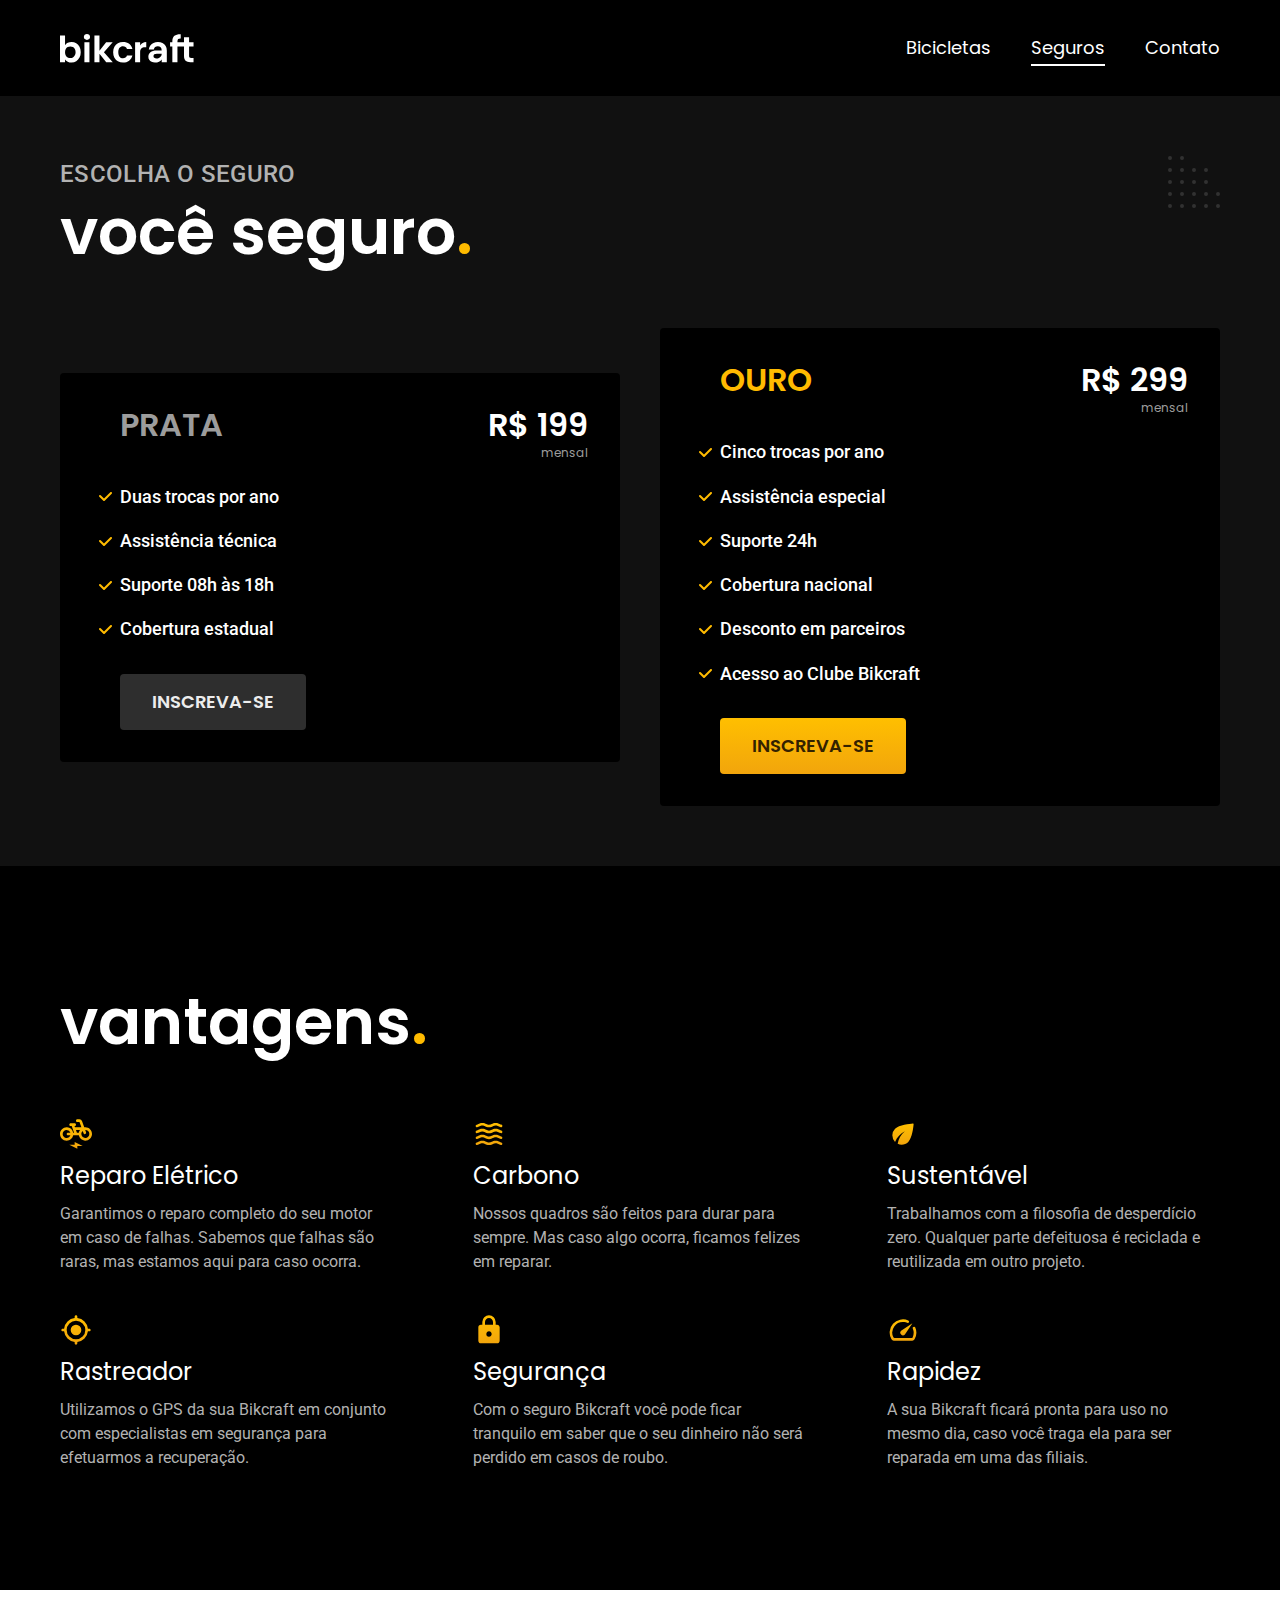
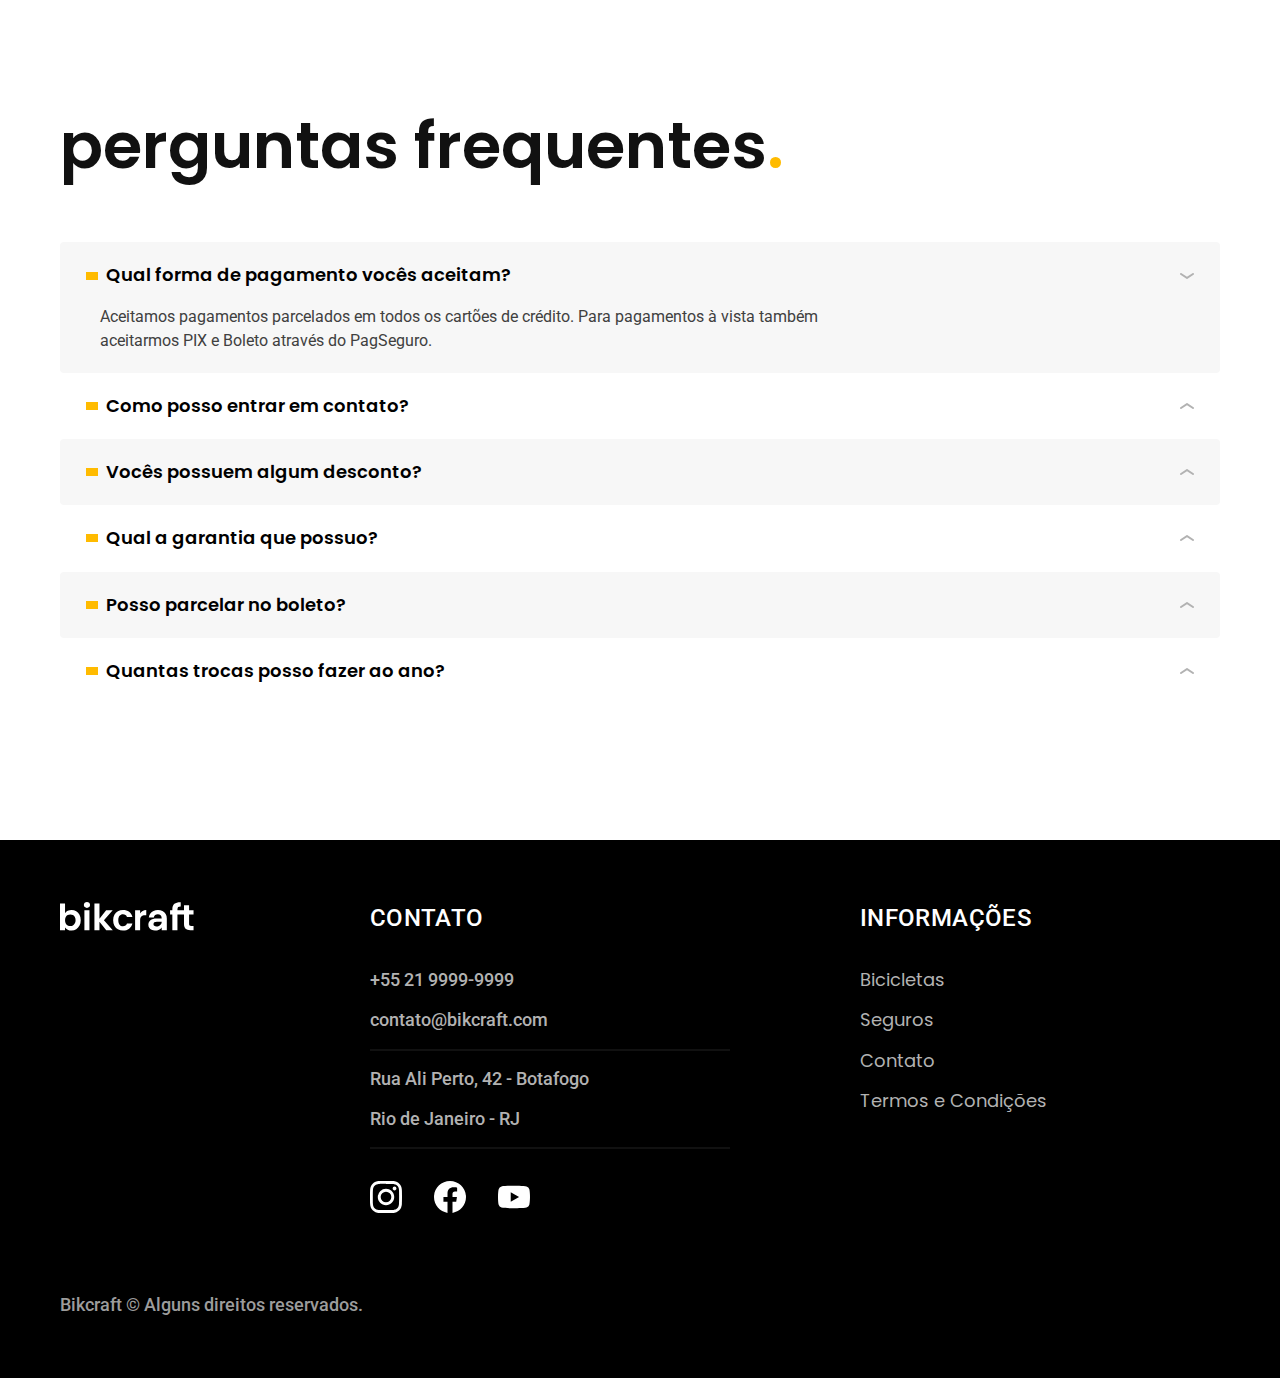
<file: seguros.html>
<!DOCTYPE html>
<html lang="pt-br">

<head>
  <meta charset="UTF-8">
  <meta name="viewport" content="width=device-width, initial-scale=1.0">

  <title>Seguros | Bikcraft</title>
  <meta name="description" content="Seguros.">

  <link rel="icon" href="./favicon.svg" type="'image/svg+xml">
  <link rel="preload" href="./css/style.min.css" as="style">
  <link rel="stylesheet" href="./css/style.min.css">
  <script>document.documentElement.classList.add('js')</script>

  <link rel="preconnect" href="https://fonts.googleapis.com">
  <link rel="preconnect" href="https://fonts.gstatic.com" crossorigin>
  <link href="https://fonts.googleapis.com/css2?family=Merriweather:ital,wght@1,900&family=Poppins:wght@400;600&family=Roboto:wght@400;500&display=swap" rel="stylesheet">
</head>

<body id="seguros">
  <header class="header-bg">
    <div class="header container">
      <a href="./">
        <img src="./img/bikcraft.svg" alt="Bikcraft">
      </a>

      <nav aria-label="primaria">
        <ul class="header-menu font-1-m cor-0">
          <li><a href="./bicicletas.html">Bicicletas</a></li>
          <li><a href="./seguros.html">Seguros</a></li>
          <li><a href="./contato.html">Contato</a></li>
        </ul>
      </nav>
    </div>
  </header>

  <main class="seguros-bg">
    <div class="titulo-bg">
      <div class="titulo container">
        <p class="font-2-l-b cor-5">Escolha o seguro</p>
        <h1 class="font-1-xxl cor-0">você seguro<span class="cor-p1">.</span></h1>
      </div>
    </div>

    <div class="seguros container">

      <div class="seguros-item fadeInLeft" data-anime="200">
        <h3 class="font-1-xl cor-6">PRATA</h3>
        <span class="font-1-xl cor-0">R$ 199 <span class="font-1-xs cor-6">mensal</span></span>
        <ul class="font-2-m cor-0">
          <li>Duas trocas por ano</li>
          <li>Assistência técnica</li>
          <li>Suporte 08h às 18h</li>
          <li>Cobertura estadual</li>
        </ul>
        <a class="botao secundario" href="./orcamento.html?tipo=seguro&produto=prata">Inscreva-se</a>
      </div>

      <div class="seguros-item fadeInRight" data-anime="400">
        <h3 class="font-1-xl cor-p1">OURO</h3>
        <span class="font-1-xl cor-0">R$ 299 <span class="font-1-xs cor-6">mensal</span></span>
        <ul class="font-2-m cor-0">
          <li>Cinco trocas por ano</li>
          <li>Assistência especial</li>
          <li>Suporte 24h</li>
          <li>Cobertura nacional</li>
          <li>Desconto em parceiros</li>
          <li>Acesso ao Clube Bikcraft</li>
        </ul>
        <a class="botao" href="./orcamento.html?tipo=seguro&produto=ouro">Inscreva-se</a>
      </div>
    </div>
  </main>

  <article class="vantagens-bg">
    <div class="vantagens container">
      <h2 class="font-1-xxl cor-0">vantagens<span class="cor-p1">.</span></h2>
      <ul>
        <li>
          <img src="./img/icones/eletrica.svg" alt="">
          <h3 class="font-1-l cor-0">Reparo Elétrico</h3>
          <p class="font-2-s cor-5">Garantimos o reparo completo do seu motor em caso de falhas. Sabemos que falhas são raras, mas estamos aqui para caso ocorra.</p>
        </li>
        <li>
          <img src="./img/icones/carbono.svg" alt="">
          <h3 class="font-1-l cor-0">Carbono</h3>
          <p class="font-2-s cor-5">Nossos quadros são feitos para durar para sempre. Mas caso algo ocorra, ficamos felizes em reparar.</p>
        </li>
        <li>
          <img src="./img/icones/sustentavel.svg" alt="">
          <h3 class="font-1-l cor-0">Sustentável</h3>
          <p class="font-2-s cor-5">Trabalhamos com a filosofia de desperdício zero. Qualquer parte defeituosa é reciclada e reutilizada em outro projeto.</p>
        </li>
        <li>
          <img src="./img/icones/rastreador.svg" alt="">
          <h3 class="font-1-l cor-0">Rastreador</h3>
          <p class="font-2-s cor-5">Utilizamos o GPS da sua Bikcraft em conjunto com especialistas em segurança para efetuarmos a recuperação.</p>
        </li>
        <li>
          <img src="./img/icones/seguro.svg" alt="">
          <h3 class="font-1-l cor-0">Segurança</h3>
          <p class="font-2-s cor-5">Com o seguro Bikcraft você pode ficar tranquilo em saber que o seu dinheiro não será perdido em casos de roubo.</p>
        </li>
        <li>
          <img src="./img/icones/velocidade.svg" alt="">
          <h3 class="font-1-l cor-0">Rapidez</h3>
          <p class="font-2-s cor-5">A sua Bikcraft ficará pronta para uso no mesmo dia, caso você traga ela para ser reparada em uma das filiais.</p>
        </li>
      </ul>
    </div>
  </article>

  <article class="perguntas container">
    <h2 class="font-1-xxl">perguntas frequentes<span class="cor-p1">.</span></h2>

    <dl>
      <div>
        <dt><button class="font-1-m-b" aria-controls="pergunta1" aria-expanded="true">Qual forma de pagamento vocês aceitam?</button></dt>
        <dd id="pergunta1" class="font-2-s cor-9 ativa">Aceitamos pagamentos parcelados em todos os cartões de crédito. Para pagamentos à vista também aceitarmos PIX e Boleto através do PagSeguro.</dd>
      </div>
      <div>
        <dt><button class="font-1-m-b" aria-controls="pergunta2" aria-expanded="false">Como posso entrar em contato?</button></dt>
        <dd id="pergunta2" class="font-2-s cor-9">Aceitamos pagamentos parcelados em todos os cartões de crédito. Para pagamentos à vista também aceitarmos PIX e Boleto através do PagSeguro.</dd>
      </div>
      <div>
        <dt><button class="font-1-m-b" aria-controls="pergunta3" aria-expanded="false">Vocês possuem algum desconto?</button></dt>
        <dd id="pergunta3" class="font-2-s cor-9">Aceitamos pagamentos parcelados em todos os cartões de crédito. Para pagamentos à vista também aceitarmos PIX e Boleto através do PagSeguro.</dd>
      </div>
      <div>
        <dt><button class="font-1-m-b" aria-controls="pergunta4" aria-expanded="false">Qual a garantia que possuo?</button></dt>
        <dd id="pergunta4" class="font-2-s cor-9">Aceitamos pagamentos parcelados em todos os cartões de crédito. Para pagamentos à vista também aceitarmos PIX e Boleto através do PagSeguro.</dd>
      </div>
      <div>
        <dt><button class="font-1-m-b" aria-controls="pergunta5" aria-expanded="false">Posso parcelar no boleto?</button></dt>
        <dd id="pergunta5" class="font-2-s cor-9">Aceitamos pagamentos parcelados em todos os cartões de crédito. Para pagamentos à vista também aceitarmos PIX e Boleto através do PagSeguro.</dd>
      </div>
      <div>
        <dt><button class="font-1-m-b" aria-controls="pergunta6" aria-expanded="false">Quantas trocas posso fazer ao ano?</button></dt>
        <dd id="pergunta6" class="font-2-s cor-9">Aceitamos pagamentos parcelados em todos os cartões de crédito. Para pagamentos à vista também aceitarmos PIX e Boleto através do PagSeguro.</dd>
      </div>
    </dl>
  </article>

  <footer class="footer-bg">
    <div class="footer container">
      <img src="./img/bikcraft.svg" alt="Bikcraft">
      <div class="footer-contato">
        <h3 class="font-2-l-b cor-0">Contato</h3>
        <ul class="font-2-m cor-5">
          <li><a href="tel:+552199999999">+55 21 9999-9999</a></li>
          <li><a href="mailto:contato@bikcraft.com">contato@bikcraft.com</a></li>
          <li>Rua Ali Perto, 42 - Botafogo</li>
          <li>Rio de Janeiro - RJ</li>
        </ul>
        <div class="footer-redes">
          <a href="./">
            <img src="./img/redes/instagram.svg" alt="Instagram">
          </a>
          <a href="./">
            <img src="./img/redes/facebook.svg" alt="Facebook">
          </a>
          <a href="./">
            <img src="./img/redes/youtube.svg" alt="Youtube">
          </a>
        </div>
      </div>
      <div class="footer-informacoes">
        <h3 class="font-2-l-b cor-0">Informações</h3>
        <nav>
          <ul class="font-1-m cor-5">
            <li><a href="./bicicletas.html">Bicicletas</a></li>
            <li><a href="./seguros.html">Seguros</a></li>
            <li><a href="./contato.html">Contato</a></li>
            <li><a href="./termos.html">Termos e Condições</a></li>
          </ul>
        </nav>
      </div>
      <p class="footer-copy font-2-m cor-6">Bikcraft © Alguns direitos reservados.</p>
    </div>
  </footer>
  <script src="./js/plugins/simple-anime.js"></script>
  <script src="./js/script.js"></script>
</body>

</html>
</file>
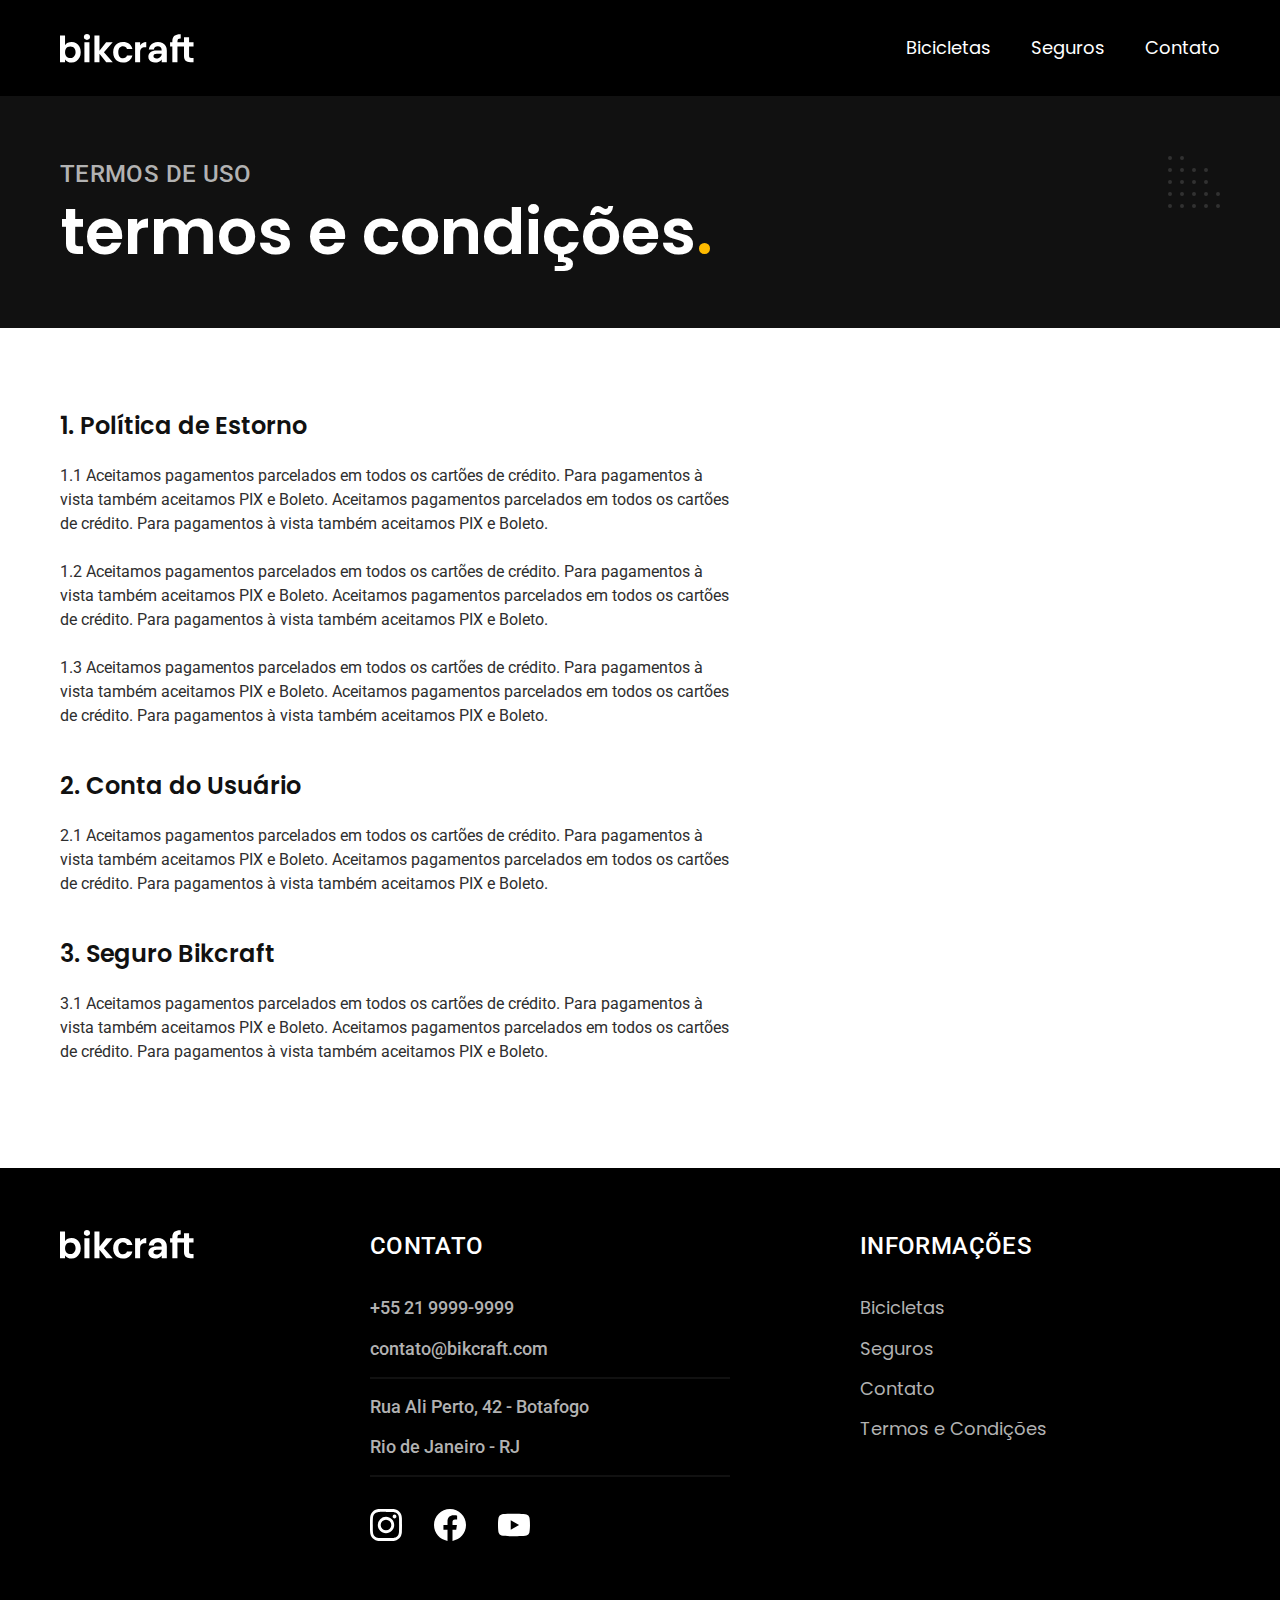
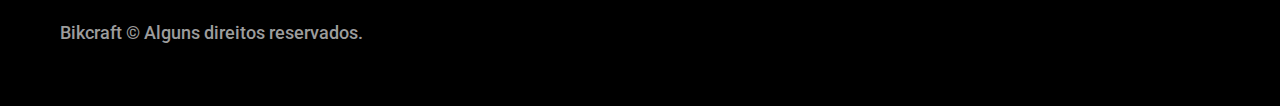
<file: termos.html>
<!DOCTYPE html>
<html lang="pt-br">

<head>
  <meta charset="UTF-8">
  <meta name="viewport" content="width=device-width, initial-scale=1.0">

  <title>Termos e Condições | Bikcraft</title>
  <meta name="description" content="Termos e condições.">

  <link rel="icon" href="./favicon.svg" type="'image/svg+xml">
  <link rel="preload" href="./css/style.min.css" as="style">
  <link rel="stylesheet" href="./css/style.min.css">
  <script>document.documentElement.classList.add('js')</script>

  <link rel="preconnect" href="https://fonts.googleapis.com">
  <link rel="preconnect" href="https://fonts.gstatic.com" crossorigin>
  <link href="https://fonts.googleapis.com/css2?family=Merriweather:ital,wght@1,900&family=Poppins:wght@400;600&family=Roboto:wght@400;500&display=swap" rel="stylesheet">
</head>

<body id="termos">
  <header class="header-bg">
    <div class="header container">
      <a href="./">
        <img src="./img/bikcraft.svg" alt="Bikcraft">
      </a>

      <nav aria-label="primaria">
        <ul class="header-menu font-1-m cor-0">
          <li><a href="./bicicletas.html">Bicicletas</a></li>
          <li><a href="./seguros.html">Seguros</a></li>
          <li><a href="./contato.html">Contato</a></li>
        </ul>
      </nav>
    </div>
  </header>

  <main>
    <div class="titulo-bg">
      <div class="titulo container">
        <p class="font-2-l-b cor-5">Termos de uso</p>
        <h1 class="font-1-xxl cor-0">termos e condições<span class="cor-p1">.</span></h1>
      </div>
    </div>

    <div class="termos font-2-s cor-10 container">
      <h2 class="font-1-l cor-11">1. Política de Estorno</h2>
      <p>1.1 Aceitamos pagamentos parcelados em todos os cartões de crédito. Para pagamentos à vista também aceitamos PIX e Boleto. Aceitamos pagamentos parcelados em todos os cartões de crédito. Para pagamentos à vista também aceitamos PIX e Boleto.</p>
      <p>1.2 Aceitamos pagamentos parcelados em todos os cartões de crédito. Para pagamentos à vista também aceitamos PIX e Boleto. Aceitamos pagamentos parcelados em todos os cartões de crédito. Para pagamentos à vista também aceitamos PIX e Boleto.</p>
      <p>1.3 Aceitamos pagamentos parcelados em todos os cartões de crédito. Para pagamentos à vista também aceitamos PIX e Boleto. Aceitamos pagamentos parcelados em todos os cartões de crédito. Para pagamentos à vista também aceitamos PIX e Boleto.</p>
      <h2 class="font-1-l cor-11">2. Conta do Usuário</h2>
      <p>2.1 Aceitamos pagamentos parcelados em todos os cartões de crédito. Para pagamentos à vista também aceitamos PIX e Boleto. Aceitamos pagamentos parcelados em todos os cartões de crédito. Para pagamentos à vista também aceitamos PIX e Boleto.</p>
      <h2 class="font-1-l cor-11">3. Seguro Bikcraft</h2>
      <p>3.1 Aceitamos pagamentos parcelados em todos os cartões de crédito. Para pagamentos à vista também aceitamos PIX e Boleto. Aceitamos pagamentos parcelados em todos os cartões de crédito. Para pagamentos à vista também aceitamos PIX e Boleto.</p>
    </div>
  </main>

  <footer class="footer-bg">
    <div class="footer container">
      <img src="./img/bikcraft.svg" alt="Bikcraft">
      <div class="footer-contato">
        <h3 class="font-2-l-b cor-0">Contato</h3>
        <ul class="font-2-m cor-5">
          <li><a href="tel:+552199999999">+55 21 9999-9999</a></li>
          <li><a href="mailto:contato@bikcraft.com">contato@bikcraft.com</a></li>
          <li>Rua Ali Perto, 42 - Botafogo</li>
          <li>Rio de Janeiro - RJ</li>
        </ul>
        <div class="footer-redes">
          <a href="./">
            <img src="./img/redes/instagram.svg" alt="Instagram">
          </a>
          <a href="./">
            <img src="./img/redes/facebook.svg" alt="Facebook">
          </a>
          <a href="./">
            <img src="./img/redes/youtube.svg" alt="Youtube">
          </a>
        </div>
      </div>
      <div class="footer-informacoes">
        <h3 class="font-2-l-b cor-0">Informações</h3>
        <nav>
          <ul class="font-1-m cor-5">
            <li><a href="./bicicletas.html">Bicicletas</a></li>
            <li><a href="./seguros.html">Seguros</a></li>
            <li><a href="./contato.html">Contato</a></li>
            <li><a href="./termos.html">Termos e Condições</a></li>
          </ul>
        </nav>
      </div>
      <p class="footer-copy font-2-m cor-6">Bikcraft © Alguns direitos reservados.</p>
    </div>
  </footer>
  <script src="./js/script.js"></script>
</body>

</html>
</file>
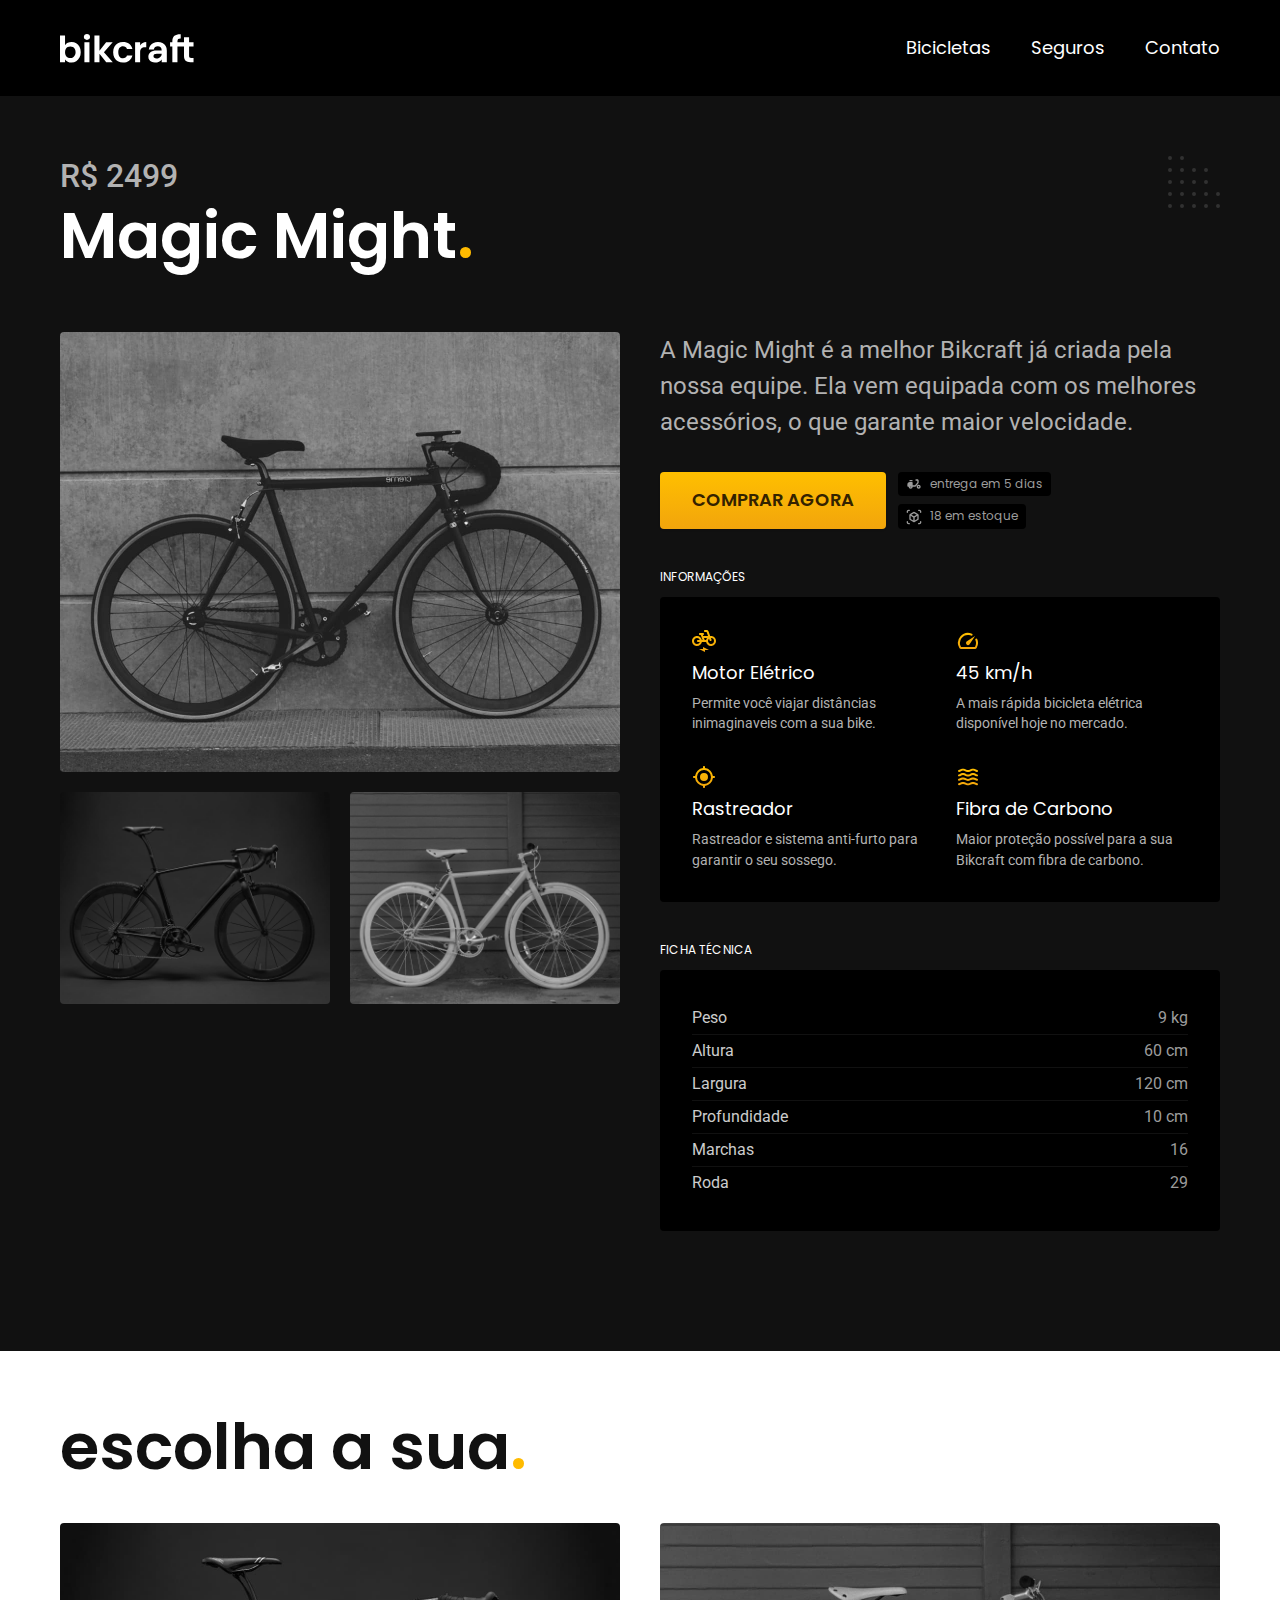
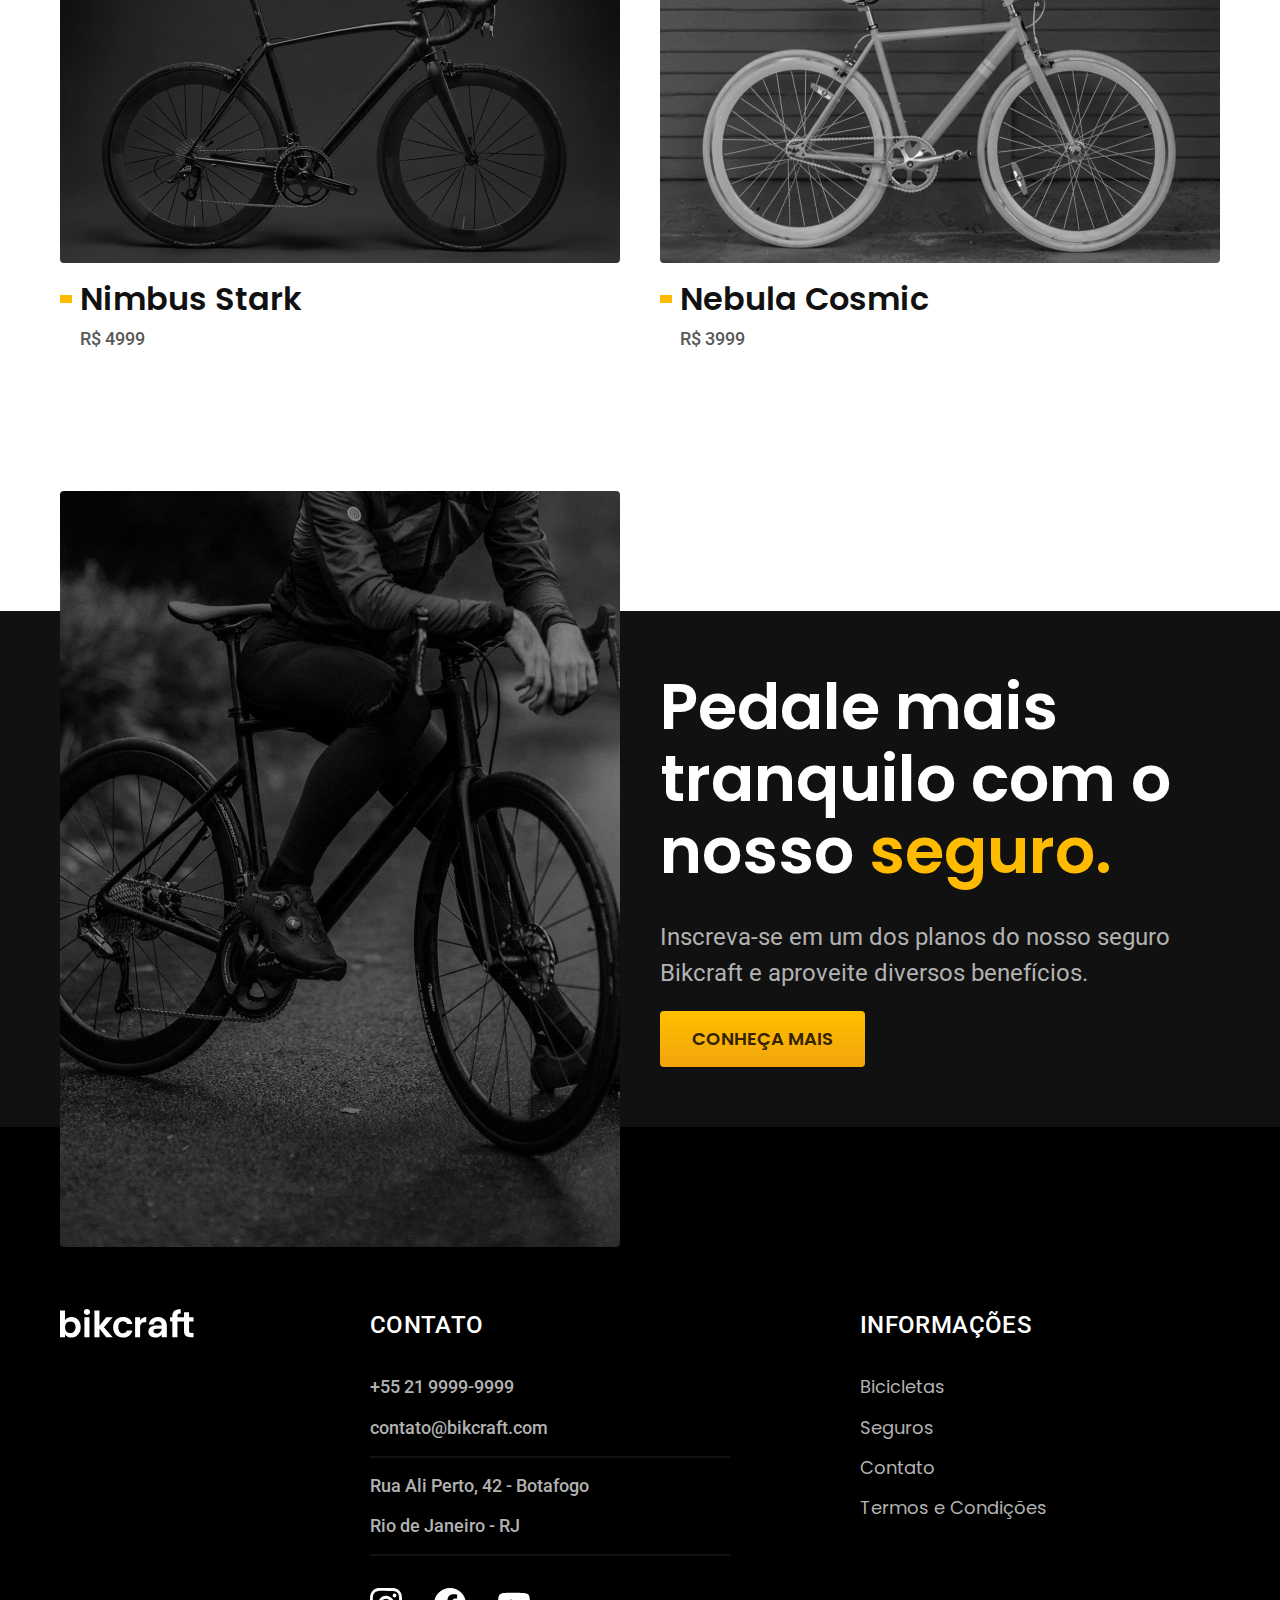
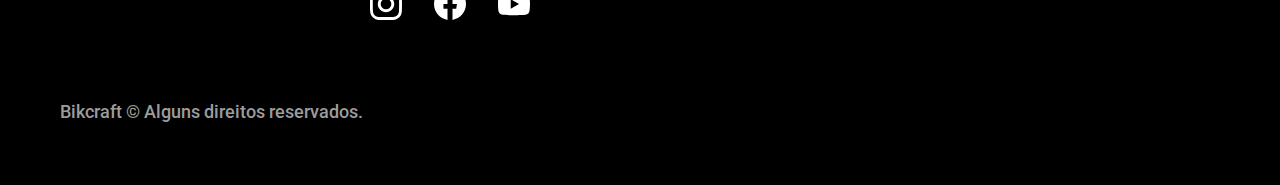
<file: bicicletas/magic.html>
<!DOCTYPE html>
<html lang="pt-br">

<head>
  <meta charset="UTF-8">
  <meta name="viewport" content="width=device-width, initial-scale=1.0">

  <title>Magic | Bikcraft</title>
  <meta name="description" content="Magic.">
  <link rel="icon" href="../favicon.svg" type="'image/svg+xml">

  <link rel="preload" href="../css/style.min.css" as="style">
  <link rel="stylesheet" href="../css/style.min.css">
  <script>document.documentElement.classList.add('js')</script>

  <link rel="preconnect" href="https://fonts.googleapis.com">
  <link rel="preconnect" href="https://fonts.gstatic.com" crossorigin>
  <link href="https://fonts.googleapis.com/css2?family=Merriweather:ital,wght@1,900&family=Poppins:wght@400;600&family=Roboto:wght@400;500&display=swap" rel="stylesheet">
</head>

<body id="bicicleta">
  <header class="header-bg">
    <div class="header container">
      <a href="../">
        <img src="../img/bikcraft.svg" alt="Bikcraft">
      </a>

      <nav aria-label="primaria">
        <ul class="header-menu font-1-m cor-0">
          <li><a href="../bicicletas.html">Bicicletas</a></li>
          <li><a href="../seguros.html">Seguros</a></li>
          <li><a href="../contato.html">Contato</a></li>
        </ul>
      </nav>
    </div>
  </header>

  <main class="titulo-bg">
    <div>
      <div class="titulo container">
        <p class="font-2-xl cor-5">R$ 2499</p>
        <h1 class="font-1-xxl cor-0">Magic Might<span class="cor-p1">.</span></h1>
      </div>
    </div>
    <div class="bicicleta container">
      <div class="bicicleta-imagens">
        <img src="../img/bicicleta/nimbus2.jpg" alt="Bicicleta 1">
        <img src="../img/bicicleta/nimbus1.jpg" alt="Bicicleta 2">
        <img src="../img/bicicleta/nimbus3.jpg" alt="Bicicleta 3">
      </div>
      <div class="bicicleta-conteudo">
        <p class="font-2-l cor-5">A Magic Might é a melhor Bikcraft já criada pela nossa equipe. Ela vem equipada com os melhores acessórios, o que garante maior velocidade.</p>
        <div class="bicicleta-comprar">
          <a class="botao" href="../orcamento.html?tipo=bikcraft&produto=magic">Comprar Agora</a>
          <span class="font-1-xs cor-6"><img src="../img/icones/entrega.svg" alt=""> entrega em 5 dias</span>
          <span class="font-1-xs cor-6"><img src="../img/icones/estoque.svg" alt=""> 18 em estoque</span>
        </div>

        <h2 class="font-1-xs cor-0">Informações</h2>
        <ul class="bicicleta-informacoes">
          <li>
            <img src="../img/icones/eletrica.svg" alt="">
            <h3 class="font-1-m cor-0">Motor Elétrico</h3>
            <p class="font-2-xs cor-5">Permite você viajar distâncias inimaginaveis com a sua bike.</p>
          </li>
          <li>
            <img src="../img/icones/velocidade.svg" alt="">
            <h3 class="font-1-m cor-0">45 km/h</h3>
            <p class="font-2-xs cor-5">A mais rápida bicicleta elétrica disponível hoje no mercado.</p>
          </li>
          <li>
            <img src="../img/icones/rastreador.svg" alt="">
            <h3 class="font-1-m cor-0">Rastreador</h3>
            <p class="font-2-xs cor-5">Rastreador e sistema anti-furto para garantir o seu sossego.</p>
          </li>
          <li>
            <img src="../img/icones/carbono.svg" alt="">
            <h3 class="font-1-m cor-0">Fibra de Carbono</h3>
            <p class="font-2-xs cor-5">Maior proteção possível para a sua Bikcraft com fibra de carbono.</p>
          </li>
        </ul>
        <h2 class="font-1-xs cor-0">Ficha Técnica</h2>
        <ul class="bicicleta-ficha font-2-s cor-4">
          <li>Peso <span>9 kg</span></li>
          <li>Altura <span>60 cm</span></li>
          <li>Largura <span>120 cm</span></li>
          <li>Profundidade <span>10 cm</span></li>
          <li>Marchas <span>16</span></li>
          <li>Roda <span>29</span></li>
        </ul>
      </div>
    </div>
  </main>

  <article class="bicicletas-lista container">
    <h2 class="font-1-xxl">escolha a sua<span class="cor-p1">.</span></h2>

    <ul>
      <li>
        <a href="./nimbus.html">
          <img src="../img/bicicletas/nimbus.jpg" alt="Bicicleta preta">
          <h3 class="font-1-xl">Nimbus Stark</h3>
          <span class="font-2-m cor-8">R$ 4999</span>
        </a>
      </li>
      <li>
        <a href="./nebula.html">
          <img src="../img/bicicletas/nebula.jpg" alt="Bicicleta preta">
          <h3 class="font-1-xl">Nebula Cosmic</h3>
          <span class="font-2-m cor-8">R$ 3999</span>
        </a>
      </li>
    </ul>
  </article>

  <article class="seguro-bg">
    <div class="seguro container">
      <div class="seguro-imagem">
        <img src="../img/fotos/seguros.jpg" alt="Pessoa parada em cima de uma bicicleta.">
      </div>
      <div class="seguro-conteudo">
        <h2 class="font-1-xxl cor-0">Pedale mais tranquilo com o nosso <span class="cor-p1">seguro.</span></h2>
        <p class="font-2-l cor-5">Inscreva-se em um dos planos do nosso seguro Bikcraft e aproveite diversos benefícios.</p>
        <a class="botao" href="../seguros.html">Conheça Mais</a>
      </div>
    </div>
  </article>

  <footer class="footer-bg">
    <div class="footer container">
      <img src="../img/bikcraft.svg" alt="Bikcraft">
      <div class="footer-contato">
        <h3 class="font-2-l-b cor-0">Contato</h3>
        <ul class="font-2-m cor-5">
          <li><a href="tel:+552199999999">+55 21 9999-9999</a></li>
          <li><a href="mailto:contato@bikcraft.com">contato@bikcraft.com</a></li>
          <li>Rua Ali Perto, 42 - Botafogo</li>
          <li>Rio de Janeiro - RJ</li>
        </ul>
        <div class="footer-redes">
          <a href="../">
            <img src="../img/redes/instagram.svg" alt="Instagram">
          </a>
          <a href="../">
            <img src="../img/redes/facebook.svg" alt="Facebook">
          </a>
          <a href="../">
            <img src="../img/redes/youtube.svg" alt="Youtube">
          </a>
        </div>
      </div>
      <div class="footer-informacoes">
        <h3 class="font-2-l-b cor-0">Informações</h3>
        <nav>
          <ul class="font-1-m cor-5">
            <li><a href="../bicicletas.html">Bicicletas</a></li>
            <li><a href="../seguros.html">Seguros</a></li>
            <li><a href="../contato.html">Contato</a></li>
            <li><a href="../termos.html">Termos e Condições</a></li>
          </ul>
        </nav>
      </div>
      <p class="footer-copy font-2-m cor-6">Bikcraft © Alguns direitos reservados.</p>
    </div>
  </footer>
  <script src="../js/script.js"></script>
</body>

</html>
</file>
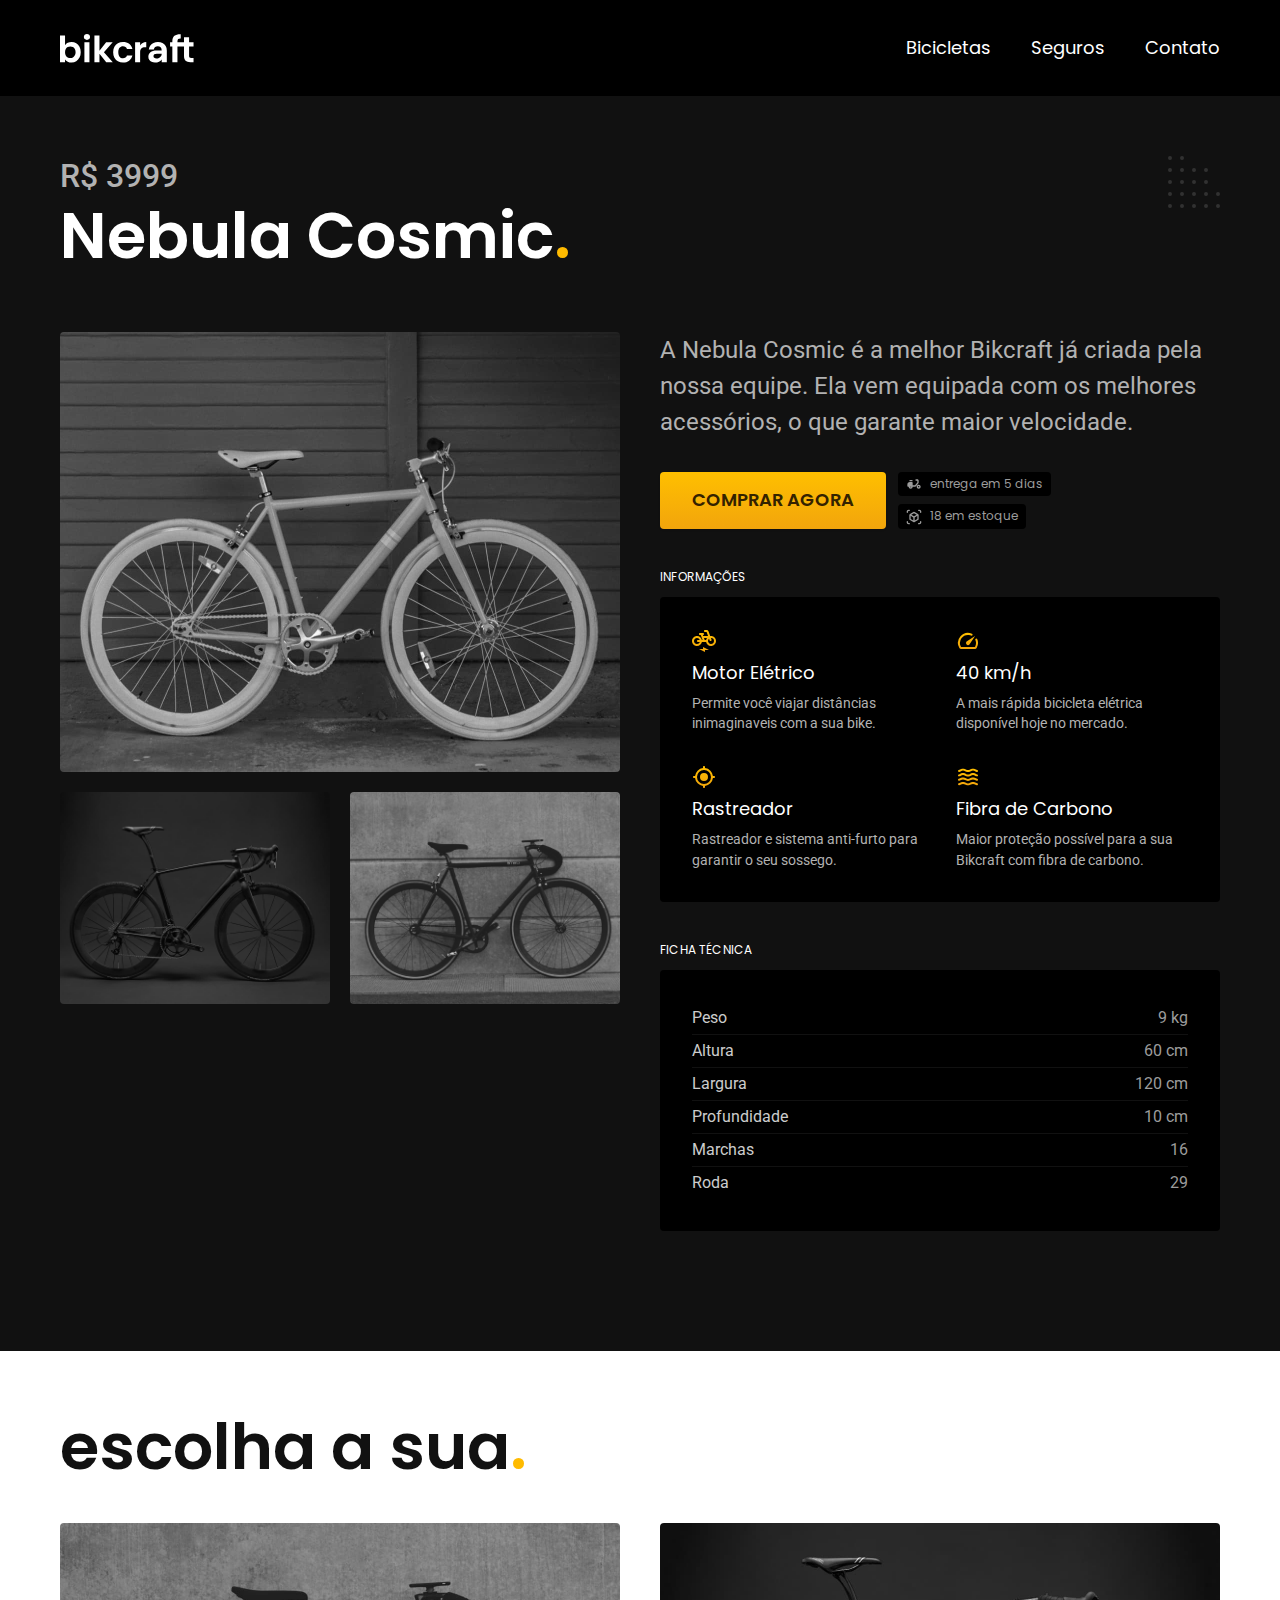
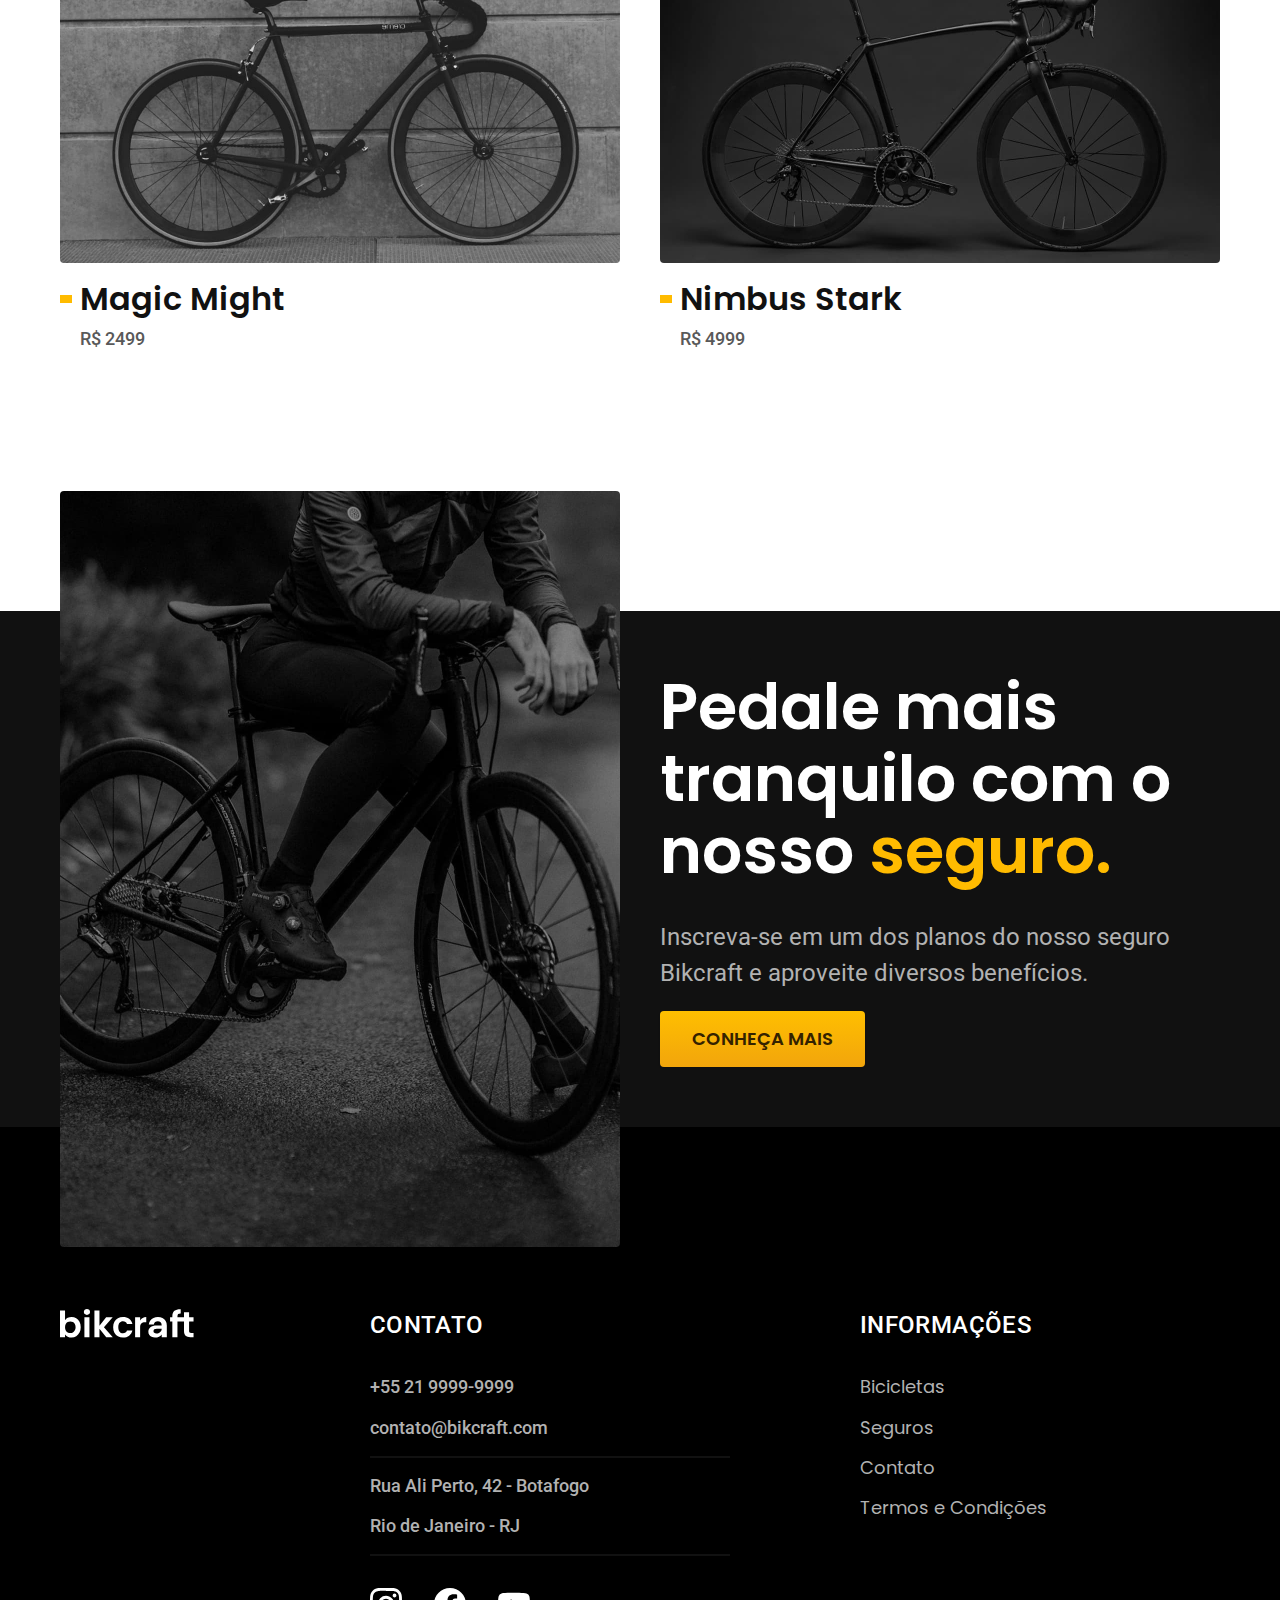
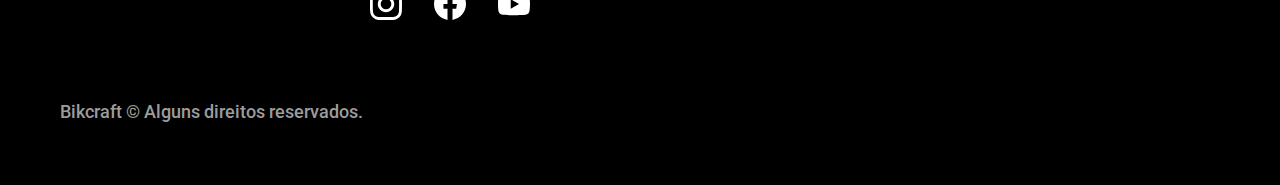
<file: bicicletas/nebula.html>
<!DOCTYPE html>
<html lang="pt-br">

<head>
  <meta charset="UTF-8">
  <meta name="viewport" content="width=device-width, initial-scale=1.0">

  <title>Nebula | Bikcraft</title>
  <meta name="description" content="Nebula.">
  <link rel="icon" href="../favicon.svg" type="'image/svg+xml">

  <link rel="preload" href="../css/style.min.css" as="style">
  <link rel="stylesheet" href="../css/style.min.css">
  <script>document.documentElement.classList.add('js')</script>

  <link rel="preconnect" href="https://fonts.googleapis.com">
  <link rel="preconnect" href="https://fonts.gstatic.com" crossorigin>
  <link href="https://fonts.googleapis.com/css2?family=Merriweather:ital,wght@1,900&family=Poppins:wght@400;600&family=Roboto:wght@400;500&display=swap" rel="stylesheet">
</head>

<body id="bicicleta">
  <header class="header-bg">
    <div class="header container">
      <a href="../">
        <img src="../img/bikcraft.svg" alt="Bikcraft">
      </a>

      <nav aria-label="primaria">
        <ul class="header-menu font-1-m cor-0">
          <li><a href="../bicicletas.html">Bicicletas</a></li>
          <li><a href="../seguros.html">Seguros</a></li>
          <li><a href="../contato.html">Contato</a></li>
        </ul>
      </nav>
    </div>
  </header>

  <main class="titulo-bg">
    <div>
      <div class="titulo container">
        <p class="font-2-xl cor-5">R$ 3999</p>
        <h1 class="font-1-xxl cor-0">Nebula Cosmic<span class="cor-p1">.</span></h1>
      </div>
    </div>
    <div class="bicicleta container">
      <div class="bicicleta-imagens">
        <img src="../img/bicicleta/nimbus3.jpg" alt="Bicicleta 1">
        <img src="../img/bicicleta/nimbus1.jpg" alt="Bicicleta 2">
        <img src="../img/bicicleta/nimbus2.jpg" alt="Bicicleta 3">
      </div>
      <div class="bicicleta-conteudo">
        <p class="font-2-l cor-5">A Nebula Cosmic é a melhor Bikcraft já criada pela nossa equipe. Ela vem equipada com os melhores acessórios, o que garante maior velocidade.</p>
        <div class="bicicleta-comprar">
          <a class="botao" href="../orcamento.html?tipo=bikcraft&produto=nebula">Comprar Agora</a>
          <span class="font-1-xs cor-6"><img src="../img/icones/entrega.svg" alt=""> entrega em 5 dias</span>
          <span class="font-1-xs cor-6"><img src="../img/icones/estoque.svg" alt=""> 18 em estoque</span>
        </div>

        <h2 class="font-1-xs cor-0">Informações</h2>
        <ul class="bicicleta-informacoes">
          <li>
            <img src="../img/icones/eletrica.svg" alt="">
            <h3 class="font-1-m cor-0">Motor Elétrico</h3>
            <p class="font-2-xs cor-5">Permite você viajar distâncias inimaginaveis com a sua bike.</p>
          </li>
          <li>
            <img src="../img/icones/velocidade.svg" alt="">
            <h3 class="font-1-m cor-0">40 km/h</h3>
            <p class="font-2-xs cor-5">A mais rápida bicicleta elétrica disponível hoje no mercado.</p>
          </li>
          <li>
            <img src="../img/icones/rastreador.svg" alt="">
            <h3 class="font-1-m cor-0">Rastreador</h3>
            <p class="font-2-xs cor-5">Rastreador e sistema anti-furto para garantir o seu sossego.</p>
          </li>
          <li>
            <img src="../img/icones/carbono.svg" alt="">
            <h3 class="font-1-m cor-0">Fibra de Carbono</h3>
            <p class="font-2-xs cor-5">Maior proteção possível para a sua Bikcraft com fibra de carbono.</p>
          </li>
        </ul>
        <h2 class="font-1-xs cor-0">Ficha Técnica</h2>
        <ul class="bicicleta-ficha font-2-s cor-4">
          <li>Peso <span>9 kg</span></li>
          <li>Altura <span>60 cm</span></li>
          <li>Largura <span>120 cm</span></li>
          <li>Profundidade <span>10 cm</span></li>
          <li>Marchas <span>16</span></li>
          <li>Roda <span>29</span></li>
        </ul>
      </div>
    </div>
  </main>

  <article class="bicicletas-lista container">
    <h2 class="font-1-xxl">escolha a sua<span class="cor-p1">.</span></h2>

    <ul>
      <li>
        <a href="./magic.html">
          <img src="../img/bicicletas/magic.jpg" alt="Bicicleta preta">
          <h3 class="font-1-xl">Magic Might</h3>
          <span class="font-2-m cor-8">R$ 2499</span>
        </a>
      </li>
      <li>
        <a href="./nimbus.html">
          <img src="../img/bicicletas/nimbus.jpg" alt="Bicicleta preta">
          <h3 class="font-1-xl">Nimbus Stark</h3>
          <span class="font-2-m cor-8">R$ 4999</span>
        </a>
      </li>
    </ul>
  </article>

  <article class="seguro-bg">
    <div class="seguro container">
      <div class="seguro-imagem">
        <img src="../img/fotos/seguros.jpg" alt="Pessoa parada em cima de uma bicicleta.">
      </div>
      <div class="seguro-conteudo">
        <h2 class="font-1-xxl cor-0">Pedale mais tranquilo com o nosso <span class="cor-p1">seguro.</span></h2>
        <p class="font-2-l cor-5">Inscreva-se em um dos planos do nosso seguro Bikcraft e aproveite diversos benefícios.</p>
        <a class="botao" href="../seguros.html">Conheça Mais</a>
      </div>
    </div>
  </article>

  <footer class="footer-bg">
    <div class="footer container">
      <img src="../img/bikcraft.svg" alt="Bikcraft">
      <div class="footer-contato">
        <h3 class="font-2-l-b cor-0">Contato</h3>
        <ul class="font-2-m cor-5">
          <li><a href="tel:+552199999999">+55 21 9999-9999</a></li>
          <li><a href="mailto:contato@bikcraft.com">contato@bikcraft.com</a></li>
          <li>Rua Ali Perto, 42 - Botafogo</li>
          <li>Rio de Janeiro - RJ</li>
        </ul>
        <div class="footer-redes">
          <a href="../">
            <img src="../img/redes/instagram.svg" alt="Instagram">
          </a>
          <a href="../">
            <img src="../img/redes/facebook.svg" alt="Facebook">
          </a>
          <a href="../">
            <img src="../img/redes/youtube.svg" alt="Youtube">
          </a>
        </div>
      </div>
      <div class="footer-informacoes">
        <h3 class="font-2-l-b cor-0">Informações</h3>
        <nav>
          <ul class="font-1-m cor-5">
            <li><a href="../bicicletas.html">Bicicletas</a></li>
            <li><a href="../seguros.html">Seguros</a></li>
            <li><a href="../contato.html">Contato</a></li>
            <li><a href="../termos.html">Termos e Condições</a></li>
          </ul>
        </nav>
      </div>
      <p class="footer-copy font-2-m cor-6">Bikcraft © Alguns direitos reservados.</p>
    </div>
  </footer>
  <script src="../js/script.js"></script>
</body>

</html>
</file>
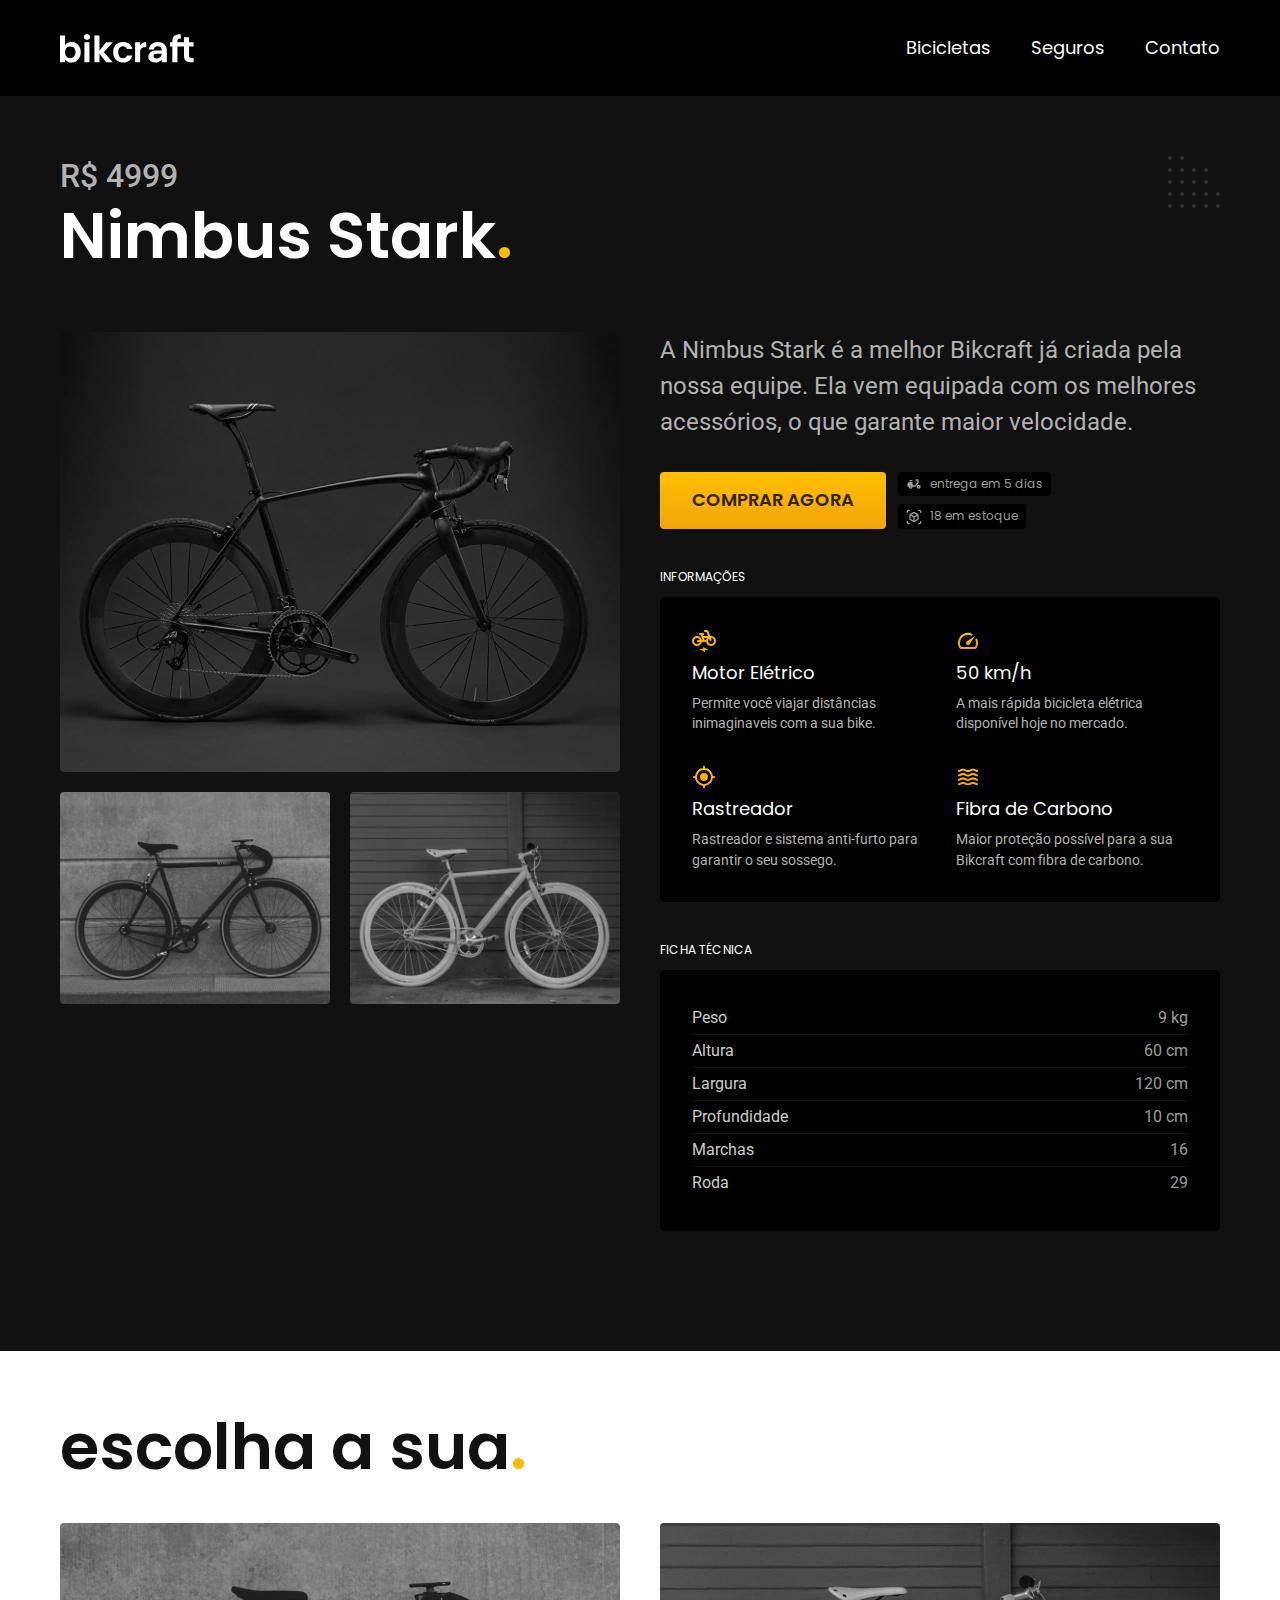
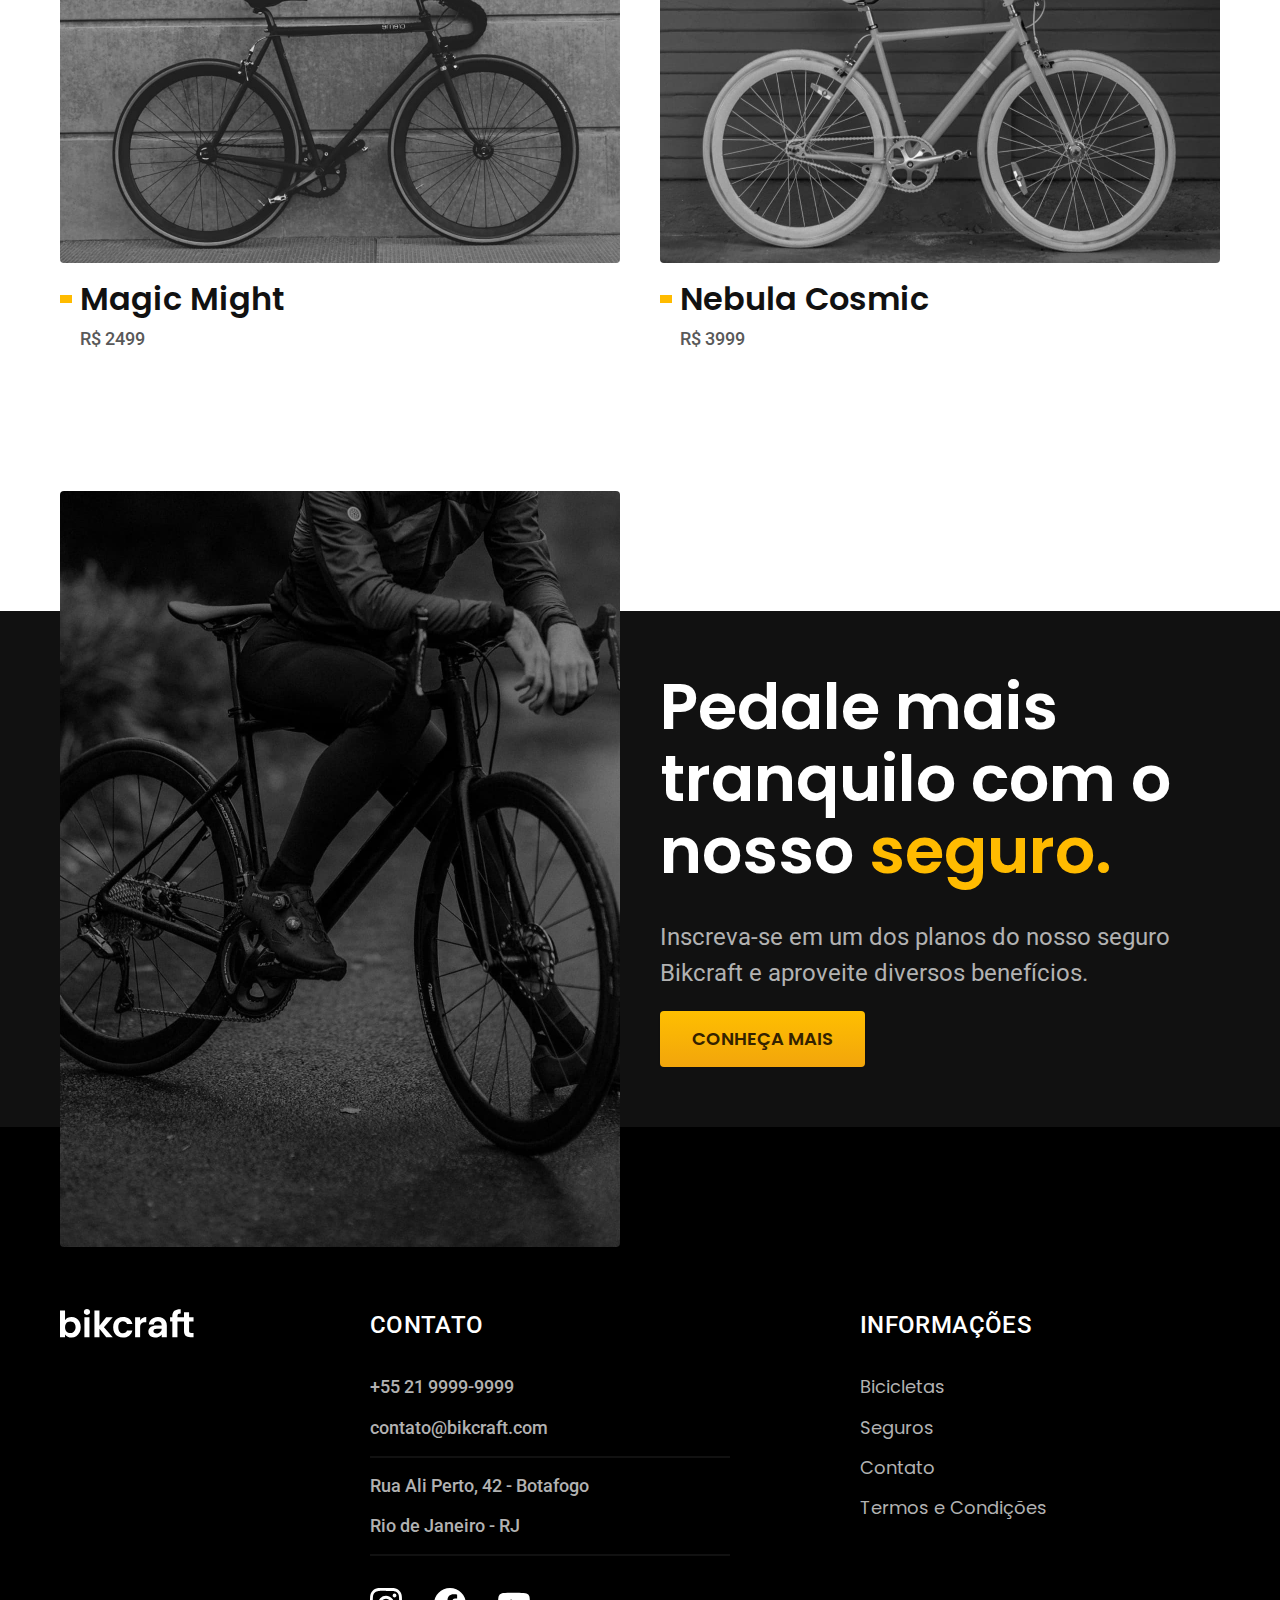
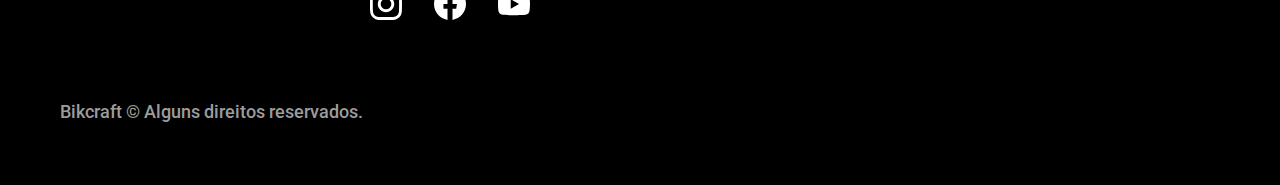
<file: bicicletas/nimbus.html>
<!DOCTYPE html>
<html lang="pt-br">

<head>
  <meta charset="UTF-8">
  <meta name="viewport" content="width=device-width, initial-scale=1.0">

  <title>Nimbus | Bikcraft</title>
  <meta name="description" content="Nimbus.">

  <link rel="icon" href="../favicon.svg" type="'image/svg+xml">
  <link rel="preload" href="../css/style.min.css" as="style">
  <link rel="stylesheet" href="../css/style.min.css">

  <script>document.documentElement.classList.add('js')</script>


  <link rel="preconnect" href="https://fonts.googleapis.com">
  <link rel="preconnect" href="https://fonts.gstatic.com" crossorigin>
  <link href="https://fonts.googleapis.com/css2?family=Merriweather:ital,wght@1,900&family=Poppins:wght@400;600&family=Roboto:wght@400;500&display=swap" rel="stylesheet">
</head>

<body id="bicicleta">
  <header class="header-bg">
    <div class="header container">
      <a href="../">
        <img src="../img/bikcraft.svg" alt="Bikcraft">
      </a>

      <nav aria-label="primaria">
        <ul class="header-menu font-1-m cor-0">
          <li><a href="../bicicletas.html">Bicicletas</a></li>
          <li><a href="../seguros.html">Seguros</a></li>
          <li><a href="../contato.html">Contato</a></li>
        </ul>
      </nav>
    </div>
  </header>

  <main class="titulo-bg">
    <div>
      <div class="titulo container">
        <p class="font-2-xl cor-5">R$ 4999</p>
        <h1 class="font-1-xxl cor-0">Nimbus Stark<span class="cor-p1">.</span></h1>
      </div>
    </div>
    <div class="bicicleta container">
      <div class="bicicleta-imagens">
        <img src="../img/bicicleta/nimbus1.jpg" alt="Bicicleta 1">
        <img src="../img/bicicleta/nimbus2.jpg" alt="Bicicleta 2">
        <img src="../img/bicicleta/nimbus3.jpg" alt="Bicicleta 3">
      </div>
      <div class="bicicleta-conteudo">
        <p class="font-2-l cor-5">A Nimbus Stark é a melhor Bikcraft já criada pela nossa equipe. Ela vem equipada com os melhores acessórios, o que garante maior velocidade.</p>
        <div class="bicicleta-comprar">
          <a class="botao" href="../orcamento.html?tipo=bikcraft&produto=nimbus">Comprar Agora</a>
          <span class="font-1-xs cor-6"><img src="../img/icones/entrega.svg" alt=""> entrega em 5 dias</span>
          <span class="font-1-xs cor-6"><img src="../img/icones/estoque.svg" alt=""> 18 em estoque</span>
        </div>

        <h2 class="font-1-xs cor-0">Informações</h2>
        <ul class="bicicleta-informacoes">
          <li>
            <img src="../img/icones/eletrica.svg" alt="">
            <h3 class="font-1-m cor-0">Motor Elétrico</h3>
            <p class="font-2-xs cor-5">Permite você viajar distâncias inimaginaveis com a sua bike.</p>
          </li>
          <li>
            <img src="../img/icones/velocidade.svg" alt="">
            <h3 class="font-1-m cor-0">50 km/h</h3>
            <p class="font-2-xs cor-5">A mais rápida bicicleta elétrica disponível hoje no mercado.</p>
          </li>
          <li>
            <img src="../img/icones/rastreador.svg" alt="">
            <h3 class="font-1-m cor-0">Rastreador</h3>
            <p class="font-2-xs cor-5">Rastreador e sistema anti-furto para garantir o seu sossego.</p>
          </li>
          <li>
            <img src="../img/icones/carbono.svg" alt="">
            <h3 class="font-1-m cor-0">Fibra de Carbono</h3>
            <p class="font-2-xs cor-5">Maior proteção possível para a sua Bikcraft com fibra de carbono.</p>
          </li>
        </ul>
        <h2 class="font-1-xs cor-0">Ficha Técnica</h2>
        <ul class="bicicleta-ficha font-2-s cor-4">
          <li>Peso <span>9 kg</span></li>
          <li>Altura <span>60 cm</span></li>
          <li>Largura <span>120 cm</span></li>
          <li>Profundidade <span>10 cm</span></li>
          <li>Marchas <span>16</span></li>
          <li>Roda <span>29</span></li>
        </ul>
      </div>
    </div>
  </main>

  <article class="bicicletas-lista container">
    <h2 class="font-1-xxl">escolha a sua<span class="cor-p1">.</span></h2>

    <ul>
      <li>
        <a href="./magic.html">
          <img src="../img/bicicletas/magic.jpg" alt="Bicicleta preta">
          <h3 class="font-1-xl">Magic Might</h3>
          <span class="font-2-m cor-8">R$ 2499</span>
        </a>
      </li>
      <li>
        <a href="./nebula.html">
          <img src="../img/bicicletas/nebula.jpg" alt="Bicicleta preta">
          <h3 class="font-1-xl">Nebula Cosmic</h3>
          <span class="font-2-m cor-8">R$ 3999</span>
        </a>
      </li>
    </ul>
  </article>

  <article class="seguro-bg">
    <div class="seguro container">
      <div class="seguro-imagem">
        <img src="../img/fotos/seguros.jpg" alt="Pessoa parada em cima de uma bicicleta.">
      </div>
      <div class="seguro-conteudo">
        <h2 class="font-1-xxl cor-0">Pedale mais tranquilo com o nosso <span class="cor-p1">seguro.</span></h2>
        <p class="font-2-l cor-5">Inscreva-se em um dos planos do nosso seguro Bikcraft e aproveite diversos benefícios.</p>
        <a class="botao" href="../seguros.html">Conheça Mais</a>
      </div>
    </div>
  </article>

  <footer class="footer-bg">
    <div class="footer container">
      <img src="../img/bikcraft.svg" alt="Bikcraft">
      <div class="footer-contato">
        <h3 class="font-2-l-b cor-0">Contato</h3>
        <ul class="font-2-m cor-5">
          <li><a href="tel:+552199999999">+55 21 9999-9999</a></li>
          <li><a href="mailto:contato@bikcraft.com">contato@bikcraft.com</a></li>
          <li>Rua Ali Perto, 42 - Botafogo</li>
          <li>Rio de Janeiro - RJ</li>
        </ul>
        <div class="footer-redes">
          <a href="../">
            <img src="../img/redes/instagram.svg" alt="Instagram">
          </a>
          <a href="../">
            <img src="../img/redes/facebook.svg" alt="Facebook">
          </a>
          <a href="../">
            <img src="../img/redes/youtube.svg" alt="Youtube">
          </a>
        </div>
      </div>
      <div class="footer-informacoes">
        <h3 class="font-2-l-b cor-0">Informações</h3>
        <nav>
          <ul class="font-1-m cor-5">
            <li><a href="../bicicletas.html">Bicicletas</a></li>
            <li><a href="../seguros.html">Seguros</a></li>
            <li><a href="../contato.html">Contato</a></li>
            <li><a href="../termos.html">Termos e Condições</a></li>
          </ul>
        </nav>
      </div>
      <p class="footer-copy font-2-m cor-6">Bikcraft © Alguns direitos reservados.</p>
    </div>
  </footer>
  <script src="../js/script.js"></script>
</body>

</html>
</file>
<file: css/style.min.css>
body{margin:0;font-family:Arial,Helvetica,sans-serif;color:#111}blockquote,dd,h1,h2,h3,h4,p,ul{margin:0}ul{padding:0;list-style:none}a{text-decoration:none;color:inherit}img{max-width:100%;height:auto;display:block}img[src$=".jpg"]{border-radius:4px}.font-1-xs{font:400 0.75rem/1.35 Poppins,sans-serif}.font-2-xs{font:400 0.875rem/1.43 Roboto,sans-serif}.font-1-s{font:400 1rem/1.5 Poppins,sans-serif}.font-2-s{font:400 1rem/1.5 Roboto,sans-serif}.font-1-m,.font-1-m-b{font:400 1.125rem/1.35 Poppins,sans-serif}.font-1-m-b{font-weight:600}.font-2-m{font:500 1.125rem/1.35 Roboto,sans-serif}.font-1-l{font:400 1.5rem/1.5 Poppins,sans-serif}.font-2-l,.font-2-l-b{font:400 1.5rem/1.5 Roboto,sans-serif}.font-2-l-b{font-weight:500;letter-spacing:.015em;text-transform:uppercase}.font-1-xl{font:600 2rem/1.25 Poppins,sans-serif}.font-2-xl{font:500 2rem/1.25 Roboto,sans-serif}.font-1-xxl{font:600 4rem/1.125 Poppins,sans-serif}@media (max-width:1200px){.font-1-xxl{font-size:3rem}.font-2-l,.font-2-l-b{font-size:1.125rem}}@media (max-width:800px){.font-1-xxl{font-size:2rem}.font-1-xl,.font-2-xl{font-size:1.5rem}}:root{--cor-0:#ffffff;--cor-1:#f7f7f7;--cor-2:#ededed;--cor-3:#dedede;--cor-4:#cccccc;--cor-5:#b2b2b2;--cor-6:#9c9c9c;--cor-7:#717171;--cor-8:#595959;--cor-9:#404040;--cor-10:#2e2e2e;--cor-11:#111111;--cor-12:#000000;--cor-p1:#ffbb00;--cor-p2:#e4a30b;--cor-p3:#a66f00;--cor-p4:#664400;--cor-p5:#332200}.cor-0{color:var(--cor-0)}.cor-1{color:var(--cor-1)}.cor-2{color:var(--cor-2)}.cor-3{color:var(--cor-3)}.cor-4{color:var(--cor-4)}.cor-5{color:var(--cor-5)}.cor-6{color:var(--cor-6)}.cor-7{color:var(--cor-7)}.cor-8{color:var(--cor-8)}.cor-9{color:var(--cor-9)}.cor-10{color:var(--cor-10)}.cor-11{color:var(--cor-11)}.cor-12{color:var(--cor-12)}.cor-p1{color:var(--cor-p1)}.cor-p2{color:var(--cor-p2)}.cor-p3{color:var(--cor-p3)}.cor-p4{color:var(--cor-p4)}.cor-p5{color:var(--cor-p5)}.header-bg{background-color:var(--cor-12)}.header{display:flex;flex-wrap:wrap;gap:20px;justify-content:space-between;align-items:center;padding-top:20px;padding-bottom:20px}.header-menu{display:flex;flex-wrap:wrap;gap:40px}.header-menu a{display:inline-block;padding:16px 0;position:relative}.header-menu a:after{content:"";display:block;height:2px;width:0;background:var(--cor-0);margin-top:4px;transition:.3s;position:absolute}.header-menu a.ativo::after,.header-menu a:hover:after{width:100%}@media (max-width:800px){.header-menu{gap:20px}.header-menu a{background:var(--cor-11);padding:12px 16px;border-radius:4px}.header-menu a:hover{background-color:var(--cor-10)}.header a:after{display:none}}@media (max-width:600px){.header-menu{gap:12px}.header-menu a{padding:8px 12px;font-size:14px}}.footer-bg{background-color:var(--cor-12)}.footer{display:grid;grid-template-columns:3fr 5fr 4fr;gap:40px;padding-top:60px;padding-bottom:60px}.footer h3{margin-bottom:32px}.footer-contato ul{margin-bottom:32px}.footer-contato li:nth-child(2n):after{content:"";display:block;max-width:360px;height:2px;background:var(--cor-11);margin-top:16px}.footer li{margin-bottom:16px}.footer-redes{display:flex;gap:32px}.footer a:hover{color:var(--cor-0)}.footer-copy{grid-column:1/-1;margin-top:40px}@media (max-width:800px){.footer>img{display:none}.footer{grid-template-columns:1fr 1fr}}@media (max-width:600px){.footer{grid-template-columns:1fr;gap:60px}.footer-copy{margin-top:0}}.container{box-sizing:border-box;max-width:1200px;padding-left:20px;padding-right:20px;margin-left:auto;margin-right:auto}.botao{display:inline-block;padding:16px 32px;background:linear-gradient(#ffbf00,#f2a50c);border-radius:4px;box-shadow:0 1px 2px rgba(0,0,0,.1);text-transform:uppercase;color:var(--cor-p5);font:600 1.125rem/1.35 Poppins,sans-serif;max-width:max-content;border:none;cursor:pointer}.botao:hover{background:linear-gradient(#ffb60d,#e59317)}.botao.secundario{background:var(--cor-10);color:var(--cor-2)}.botao.secundario:hover{background:var(--cor-9)}.botao.seta{display:flex;align-items:center}.botao.seta::after{content:"";display:inline-block;width:18px;height:10px;margin-left:12px;background:url("../img/icones/seta.svg");transition:transform .2s}.botao.seta:hover::after{transform:translateX(4px)}@media (max-width:600px){.botao{padding:12px 16px;font-size:1rem}}.link{display:inline-block;color:var(--cor-p1);font:500 1.5rem/1.5 Poppins,sans-serif;text-transform:uppercase}.link::after{content:"";display:block;width:100%;height:4px;background-color:currentColor}.link:hover{color:var(--cor-0)}.titulo-bg{padding-top:60px;padding-bottom:60px;background-color:var(--cor-11)}.titulo{background:url("../img/dec/top-right.svg") no-repeat top right 20px}.titulo p{margin-bottom:4px}@media (max-width:800px){.titulo-bg{padding-top:40px;padding-bottom:40px}.titulo p{font-size:1rem;text-transform:lowercase;font-weight:400}}.form{display:grid;grid-template-columns:1fr 1fr;gap:20px}.form label{display:block;font:400 1rem/1.5 Poppins,sans-serif;margin-bottom:4px}.form .col-2{grid-column:span 2}.form input[type=email],.form input[type=text],.form textarea{font:400 1rem/1.5 Roboto,sans-serif;background:var(--cor-1);border:1px solid var(--cor-2);padding:12px;border-radius:4px;width:100%;box-sizing:border-box}.form input[type=email]:focus,.form input[type=text]:focus,.form textarea:focus{outline:0;border-color:var(--cor-p1);background:var(--cor-0);box-shadow:0 0 0 2px #fea}@media (max-width:600px){.form{grid-template-columns:1fr}.form .col-2{grid-column:1}}.js .fadeInDown{transform:translate3d(0,-20px,0)}.js .fadeInUp{transform:translate3d(0,20px,0)}.js .fadeInRight{transform:translate3d(20px,0,0)}.js .fadeInLeft{transform:translate3d(-20px,0,0)}.js [data-anime]{opacity:0}.js .anime{opacity:1;transform:none;transition:transform .8s,opacity .8s}.introducao-bg{background:var(--cor-12) url("../img/dec/bottom-left.svg") no-repeat bottom 160px left 20px;box-shadow:inset 0 -120px var(--cor-0)}.introducao{display:grid;grid-template-columns:1fr 1fr;gap:0 40px}.introducao-conteudo{align-self:end;padding-bottom:200px}.introducao img{width:100%;height:100%;object-fit:cover;border-radius:4px}.introducao h1{margin-bottom:32px}.introducao p{margin-bottom:20px}@media (max-width:800px){.introducao-bg{background:var(--cor-11);padding-top:40px;box-shadow:inset 0 -60px #fff}.introducao{grid-template-columns:1fr;gap:32px}.introducao-conteudo{padding-bottom:0}.introducao h1{margin-bottom:16px}.introducao img{height:300px;width:100%}}.tecnologia-bg{background-color:var(--cor-11);box-shadow:inset 0 80px var(--cor-0),inset 0 -80px var(--cor-0)}.tecnologia{display:grid;grid-template-columns:1fr 1fr;gap:40px}.tecnologia-imagem img{width:100%;height:100%;object-fit:cover;object-position:left}.tecnologia-conteudo{padding-top:160px;padding-bottom:160px}.tecnologia-conteudo>span{display:block;margin-bottom:20px}.tecnologia-conteudo h2{margin-bottom:32px}.tecnologia-conteudo>p{margin-bottom:20px}.tecnologia a{margin-bottom:80px}.tecnologia-vantagens{display:flex;gap:40px}.tecnologia-vantagens h3{margin-bottom:8px;width:max-content}.tecnologia-vantagens img{width:24px;margin-bottom:8px}@media (max-width:800px){.tecnologia-bg{box-shadow:initial}.tecnologia{grid-template-columns:1fr}.tecnologia-conteudo{padding-top:60px;padding-bottom:60px}.tecnologia-imagem{display:none}.tecnologia a{margin-bottom:60px}}@media (max-width:600px){.tecnologia-vantagens{flex-direction:column}}.parceiros{padding-top:60px;padding-bottom:120px}.parceiros h2{margin-bottom:60px}.parceiros ul{padding:0 20px;max-width:1400px;display:grid;grid-template-columns:repeat(4,1fr);margin:0 auto}.parceiros li{display:flex;padding:32px;border-left:2px solid var(--cor-2)}.parceiros img{margin:auto}.parceiros li:first-child,.parceiros li:nth-child(5){border-left:none}.parceiros li:nth-child(n+5){border-top:2px solid var(--cor-2)}@media (max-width:800px){.parceiros{padding-bottom:60px}.parceiros h2{margin-bottom:20px}.parceiros ul{grid-template-columns:repeat(2,1fr)}.parceiros li:nth-child(n+3){border-top:2px solid var(--cor-2)}.parceiros li:nth-child(odd){border-left:none}}.depoimento{display:grid;grid-template-columns:1fr 1fr;background-color:var(--cor-p1);overflow:hidden}.depoimento img{width:100%;height:100%;object-fit:cover;border-radius:0}.depoimento-conteudo{padding:40px 40px 80px 80px;align-self:end;background:url("../img/dec/bottom-right-p.svg") no-repeat bottom 40px right 40px}.depoimento-conteudo p{max-width:32ch;font-family:Merriweather,serif;font-style:italic;font-weight:900;margin-bottom:32px;position:relative}.depoimento p::after,.depoimento p::before{font-size:5rem;color:var(--cor-p2);position:absolute}.depoimento p::before{content:"“";left:-50px;top:-20px}.depoimento p::after{content:"”"}@media (min-width:1200px){.depoimento img{max-height:520px}}@media (max-width:800px){.depoimento{grid-template-columns:1fr;text-align:center}.depoimento img{max-height:200px}.depoimento-conteudo{padding:40px 20px;margin:auto}}.bicicletas-lista{padding-top:60px;padding-bottom:120px}.bicicletas-lista h2{margin-bottom:40px}.bicicletas-lista ul{display:flex;gap:40px;padding:0 20px 20px 20px;max-width:1400px;margin-left:auto;margin-right:auto;overflow-x:auto}#bicicleta .bicicletas-lista ul{padding:0 0 20px 0}.bicicletas-lista li{flex:1;min-width:280px}.bicicletas-lista a{display:block}.bicicletas-lista img{margin-bottom:16px}.bicicletas-lista h3{margin-bottom:8px;display:flex;align-items:center}.bicicletas-lista h3::before{content:"";display:inline-block;height:8px;width:12px;margin-right:8px;background-color:var(--cor-p1);transition:width .2s}.bicicletas-lista a:hover h3::before{width:24px}.bicicletas-lista li span{padding-left:20px}@media (max-width:800px){.bicicletas-lista{padding-bottom:60px}.bicicletas-lista ul{gap:20px}}.bicicletas-bg{background:linear-gradient(to right,var(--cor-0) 30%,var(--cor-11) 0)}.bicicletas{display:grid;grid-template-columns:1fr 1fr;gap:40px;padding-top:60px;padding-bottom:60px;background:url("../img/dec/top-right.svg") no-repeat top 40px right 20px}.bicicletas-imagem{display:grid}.bicicletas-imagem img{grid-area:1/1}.bicicletas-imagem span{grid-area:1/1;place-self:start end;margin-top:20px;background:var(--cor-12);display:inline-block;padding:8px 16px 8px 8px;border-radius:4px 0 0 4px}.bicicletas-conteudo{display:grid;grid-template-columns:1fr auto;align-content:start}.bicicletas h2,.bicicletas p{grid-column:1/-1}.bicicletas h2{margin-bottom:20px}.bicicletas h2::before{content:"";display:block;width:12px;height:8px;background-color:var(--cor-p1);margin-bottom:8px}.bicicletas p{margin-bottom:32px}.bicicletas a{place-self:end}.bicicletas li{display:flex;align-items:center}.bicicletas ul{display:grid;gap:16px}.bicicletas-conteudo img{width:24px;margin-right:8px}@media (max-width:800px){.bicicletas-bg{background:var(--cor-11)}.bicicletas{grid-template-columns:1fr;gap:20px;padding-top:40px;padding-bottom:40px}}@media (max-width:600px){.bicicletas-conteudo{grid-template-columns:1fr}.bicicletas ul{font-size:1rem;grid-template-columns:1fr 1fr;margin-bottom:32px}.bicicletas a{place-self:start}}.bicicleta{display:grid;grid-template-columns:1fr 1fr;align-items:start;gap:40px;padding-top:60px;padding-bottom:60px}#bicicleta .titulo p{text-transform:uppercase}.bicicleta-imagens{display:flex;flex-wrap:wrap;gap:20px}.bicicleta-imagens img{flex:1;min-width:200px}.bicicleta-imagens img:first-child{min-width:100%}.bicicleta-conteudo>p{margin-bottom:32px}.bicicleta-comprar{display:grid;grid-template-columns:max-content auto;align-items:center;justify-items:start;gap:8px 12px;margin-bottom:40px}.bicicleta-comprar a{grid-row:span 2}.bicicleta-comprar span{display:flex;align-items:center;background-color:var(--cor-12);gap:8px;padding:4px 8px;border-radius:4px}.bicicleta-conteudo h2{text-transform:uppercase;letter-spacing:.015em;margin-bottom:12px}.bicicleta-ficha,.bicicleta-informacoes{padding:32px;background-color:var(--cor-12);border-radius:4px}.bicicleta-informacoes{margin-bottom:40px;display:grid;grid-template-columns:1fr 1fr;gap:32px}.bicicleta-informacoes img{width:24px;margin-bottom:8px}.bicicleta-informacoes h3{margin-bottom:8px}.bicicleta-ficha li{padding:4px 0;display:flex;justify-content:space-between;border-bottom:1px solid var(--cor-11)}.bicicleta-ficha li:last-child{border-bottom:none}.bicicleta-ficha span{color:var(--cor-6)}@media (max-width:800px){.bicicleta{grid-template-columns:1fr;padding-top:40px;padding-bottom:40px}.bicicleta-imagens{grid-row:2}}@media (max-width:400px){.bicicleta-informacoes{grid-template-columns:1fr}.bicicleta-comprar{grid-template-columns:1fr}}.seguro-bg{background-color:var(--cor-11);box-shadow:inset 0 120px var(--cor-0),inset 0 -120px var(--cor-12)}.seguro{display:grid;grid-template-columns:1fr 1fr;gap:40px}.seguro-imagem img{width:100%;height:100%;object-fit:cover}.seguro-conteudo{padding-top:180px;padding-bottom:180px}.seguro h2{margin-bottom:32px}.seguro p{margin-bottom:20px}@media (max-width:800px){.seguro-bg{box-shadow:inset 0 -60px var(--cor-12)}.seguro{grid-template-columns:1fr}.seguro-conteudo{grid-row:1;padding-top:40px;padding-bottom:0}}.seguros-bg{background:var(--cor-11)}.seguros{padding-top:60px;padding-bottom:60px;display:grid;grid-template-columns:1fr 1fr;gap:40px;align-items:center}#seguros .seguros{padding-top:0}.seguros h2{grid-column:1/-1}.seguros-item{background-color:var(--cor-12);padding:32px 32px 32px 60px;display:grid;grid-template-columns:1fr auto;border-radius:4px}.seguros-item h3{margin-bottom:40px}.seguros-item span{grid-column:2;display:block;text-align:right}.seguros-item ul{grid-column:1/-1;margin-bottom:32px}.seguros-item li{display:flex;align-items:center;position:relative}.seguros-item li+li{margin-top:20px}.seguros-item li::before{content:"";display:inline-block;width:13px;height:9px;background-image:url("../img/icones/lista.svg");position:absolute;left:-21px}.seguros-item a{grid-column:1/-1}@media (max-width:800px){.seguros{grid-template-columns:1fr}}.vantagens-bg{background-color:var(--cor-12)}.vantagens{padding-top:120px;padding-bottom:120px}.vantagens h2{margin-bottom:60px}.vantagens ul{display:grid;grid-template-columns:repeat(auto-fit,minmax(280px,max-content));gap:40px 80px}.vantagens h3,.vantagens img{margin-bottom:8px}@media (max-width:800px){.vantagens{padding-top:60px;padding-bottom:60px}.vantagens h2{margin-bottom:40px}.vantagens ul{gap:20px}}.perguntas{padding-top:120px;padding-bottom:120px}.perguntas h2{margin-bottom:60px}.perguntas dl>div{padding:20px;border-radius:4px}.perguntas dl>div:nth-child(odd){background-color:var(--cor-1)}.perguntas button{display:grid;grid-template-columns:auto 1fr auto;align-items:center;gap:8px;cursor:pointer;border:none;background:0 0;width:100%;text-align:left}.perguntas button::before{content:"";display:inline-block;width:12px;height:8px;background-color:var(--cor-p1)}.perguntas button::after{content:"";display:inline-block;width:14px;height:6px;background:url("../img/icones/seta-abrir.svg");transition:.3s}.perguntas button:hover::after,.perguntas button[aria-expanded=true]::after{transform:rotate(180deg)}.js .perguntas dd{display:none}.js .perguntas dd.ativa{display:block}.perguntas dd{padding-left:20px;padding-top:16px;max-width:80ch}@media (max-width:800px){.perguntas{padding-top:60px;padding-bottom:60px}.perguntas h2{margin-bottom:40px}}#contato{background:linear-gradient(var(--cor-11) 600px,var(--cor-1) 0)}.contato{display:grid;grid-template-columns:5fr 7fr}.contato-dados,.contato-formulario{padding:60px;box-shadow:0 1px 2px rgba(0,0,0,.1)}.contato-dados{border-radius:5px 0 0 5px;background:var(--cor-12) url("../img/dec/bottom-left.svg") no-repeat bottom 20px left 20px}.contato-formulario{border-radius:0 5px 5px 0;background:var(--cor-0) url("../img/dec/bottom-right.svg") no-repeat bottom 20px right 20px}.contato-dados h2{margin-bottom:60px}.contato-endereco{margin-bottom:32px;padding-left:28px;background:url("../img/icones/local.svg") no-repeat 0 2px}.contato-endereco p{margin-bottom:8px}.contato-meios a{display:block;max-width:max-content;margin-bottom:8px;padding-left:28px}.contato-meios a:hover{color:var(--cor-0)}.contato-meios a:first-child{background:url("../img/icones/email.svg") no-repeat 0 2px}.contato-meios a:nth-child(2){margin-bottom:32px}.contato-meios a:nth-child(3){background:url("../img/icones/telefone.svg") no-repeat 0 2px;margin-bottom:60px}.contato-redes{display:flex;gap:32px;padding-left:28px}@media (max-width:800px){.contato{grid-template-columns:1fr}.contato-dados,.contato-formulario{padding:20px}.contato-dados{border-radius:5px 5px 0 0;background:var(--cor-12)}.contato-formulario{border-radius:0 0 5px 5px}.contato-dados h2,.contato-meios a:nth-child(3){margin-bottom:32px}.contato-redes{margin-bottom:12px}}.lojas{display:grid;grid-template-columns:1fr 1fr;gap:0 40px;padding-top:120px;padding-bottom:120px}.lojas h2{grid-column:1/-1;margin-bottom:60px}.lojas img{border-radius:4px 4px 0 0}.lojas-item{border-radius:4px;background:var(--cor-0);box-shadow:0 1px 2px rgba(0,0,0,.1)}.lojas-conteudo{display:grid;grid-template-columns:1fr 1fr;gap:32px 16px;padding:32px}.lojas-conteudo h3,.lojas-tempo{grid-column:1/-1}.lojas-dados{display:grid;gap:8px;border-left:2px solid var(--cor-2);padding-left:12px}.lojas-tempo{display:flex;align-items:center;gap:8px}@media (max-width:800px){.lojas{gap:20px;padding-top:60px;padding-bottom:60px}.lojas h2{margin-bottom:32px}.lojas-conteudo{grid-template-columns:1fr}}@media (max-width:600px){.lojas{grid-template-columns:1fr}}#orcamento{background:linear-gradient(var(--cor-11) 600px,var(--cor-1) 0)}.orcamento{display:grid;grid-template-columns:5fr 7fr;padding-bottom:120px}.orcamento h2{text-transform:uppercase;position:relative;display:flex;align-items:center}.orcamento h2::before{content:"";display:inline-block;width:4px;height:8px;background-color:var(--cor-p1);position:absolute;left:-12px}.orcamento-dados,.orcamento-produto{padding:60px;box-shadow:0 1px 2px rgba(0,0,0,.1)}.orcamento-produto{border-radius:5px 0 0 5px;background:var(--cor-12) url("../img/dec/bottom-left.svg") no-repeat bottom 20px left 20px;display:grid;grid-template-columns:1fr 1fr;gap:20px;align-content:start}.orcamento-produto>*{grid-column:1/-1}.orcamento-produto>label{grid-column:initial}.orcamento-produto label{font:400 1rem/1.5 Poppins,sans-serif;color:var(--cor-4);background-color:var(--cor-10);padding:12px 16px;border-radius:4px;cursor:pointer;display:grid;grid-template-columns:auto 1fr auto;align-items:center;border:1px solid var(--cor-10)}.orcamento-produto input:checked+label{background:var(--cor-0);color:var(--cor-11)}.orcamento-produto label::before{content:"";display:inline-block;box-sizing:border-box;width:12px;height:12px;border:1px solid var(--cor-6);border-radius:50%;margin-right:8px}.orcamento-produto input:checked+label::before{border-color:var(--cor-7);box-shadow:inset 0 0 0 3px var(--cor-0),inset 0 0 0 6px var(--cor-7)}.orcamento-produto label:hover{background-color:var(--cor-9);border-color:var(--cor-9)}.orcamento-produto input:focus+label{box-shadow:0 0 0 2px var(--cor-p1);border-color:var(--cor-12)}.orcamento-produto label span{display:none}.orcamento-produto input:checked+label span{display:inline-block}.orcamento-produto input{opacity:0;position:absolute;pointer-events:none}.orcamento-dados{border-radius:0 5px 5px 0;background:var(--cor-0) url("../img/dec/bottom-right.svg") no-repeat bottom 20px right 20px}.orcamento-conteudo{display:none}.orcamento-conteudo h2,.orcamento-dados h2:nth-of-type(n+2){margin-top:20px}#bikcraft:checked~#orcamento-bikcraft,#seguro:checked~#orcamento-seguro{display:grid;gap:20px}.orcamento-detalhes{display:none;background:var(--cor-0);padding:20px;grid-template-columns:1fr 1fr;border-radius:4px;align-items:center}.orcamento-detalhes li{display:flex;align-items:center;margin-bottom:8px}.orcamento-detalhes li img{width:16px;margin-right:8px}.orcamento-produto input:checked+label+.orcamento-detalhes{display:grid}@media (max-width:1200px){.orcamento-dados,.orcamento-produto{padding:32px}}@media (max-width:800px){.orcamento{grid-template-columns:1fr}.orcamento-produto{border-radius:5px 5px 0 0;background:var(--cor-12)}.orcamento-dados{border-radius:0 0 5px 5px}}@media (max-width:400px){.orcamento-produto{grid-template-columns:1fr}}.termos{padding-top:80px;padding-bottom:80px}.termos h2{font-weight:600;margin-bottom:20px}.termos p+h2{margin-top:40px}.termos p{max-width:75ch;margin-bottom:24px}
</file>
